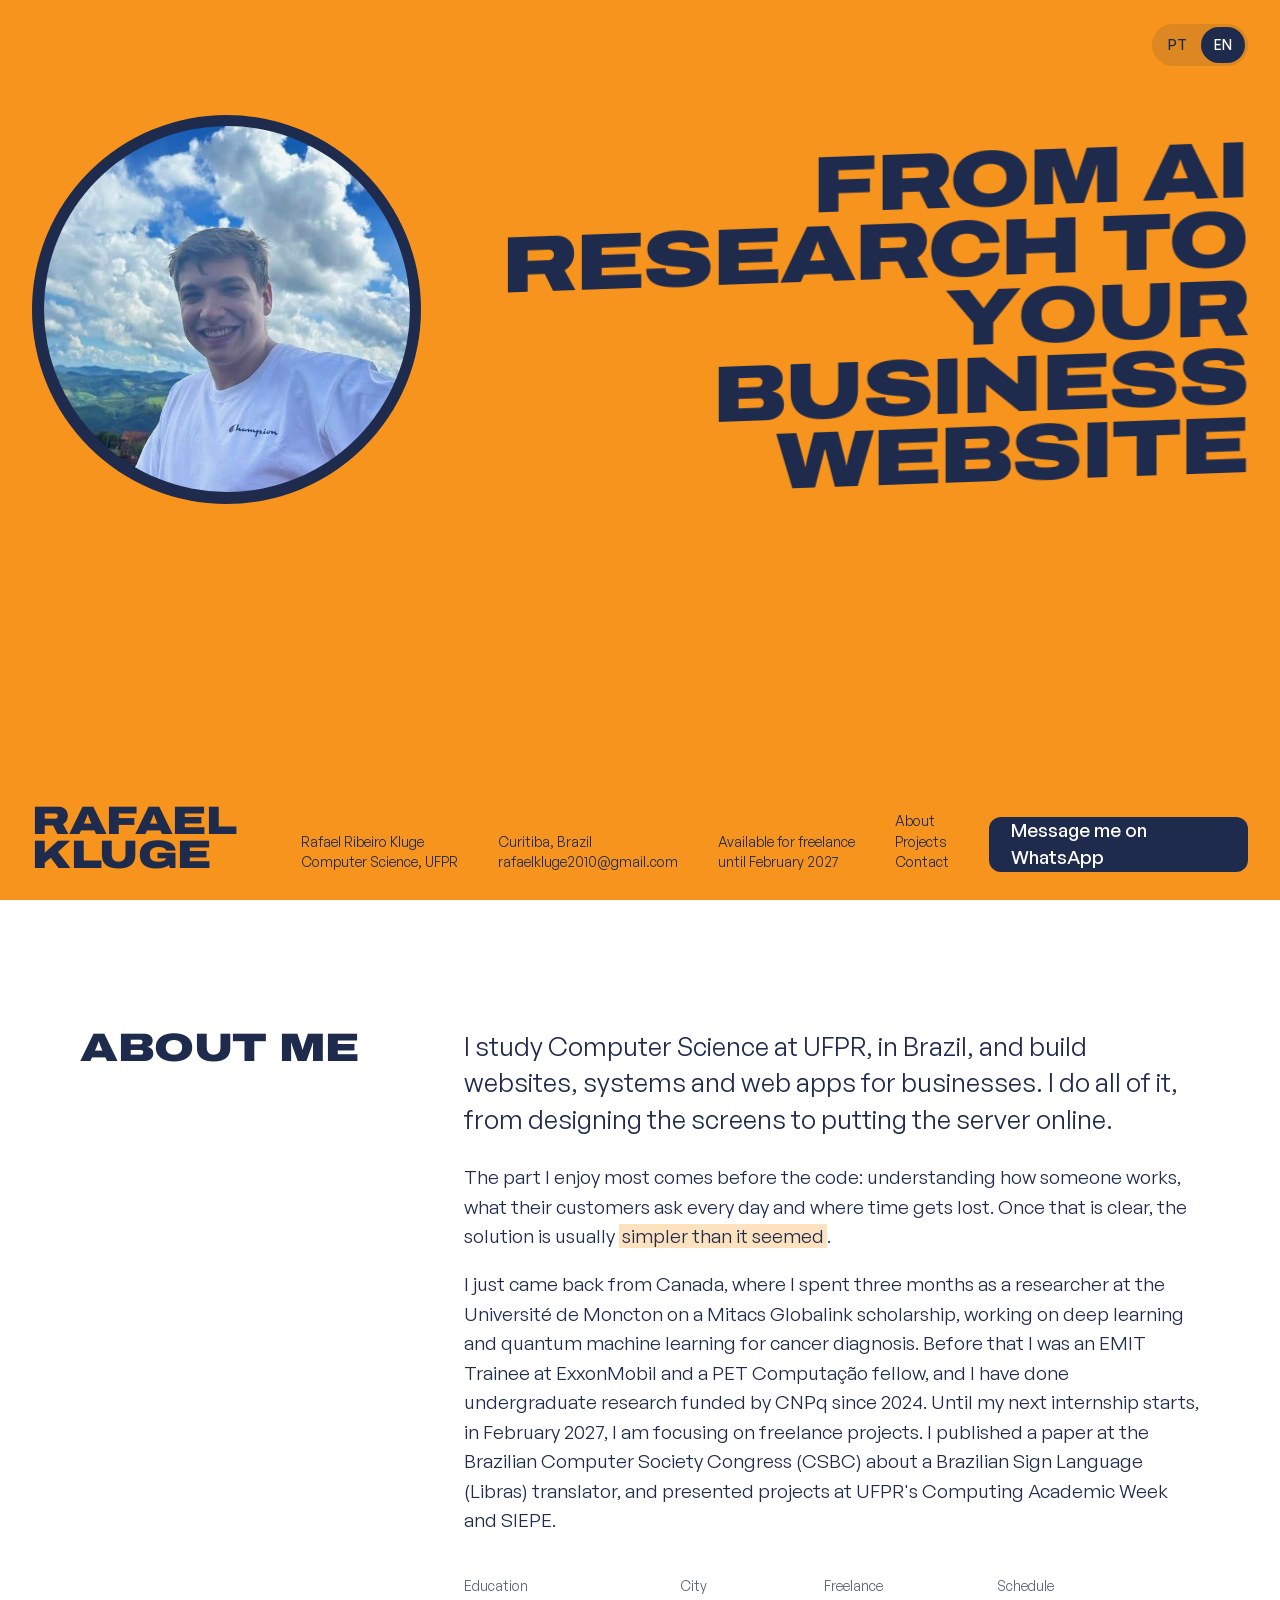
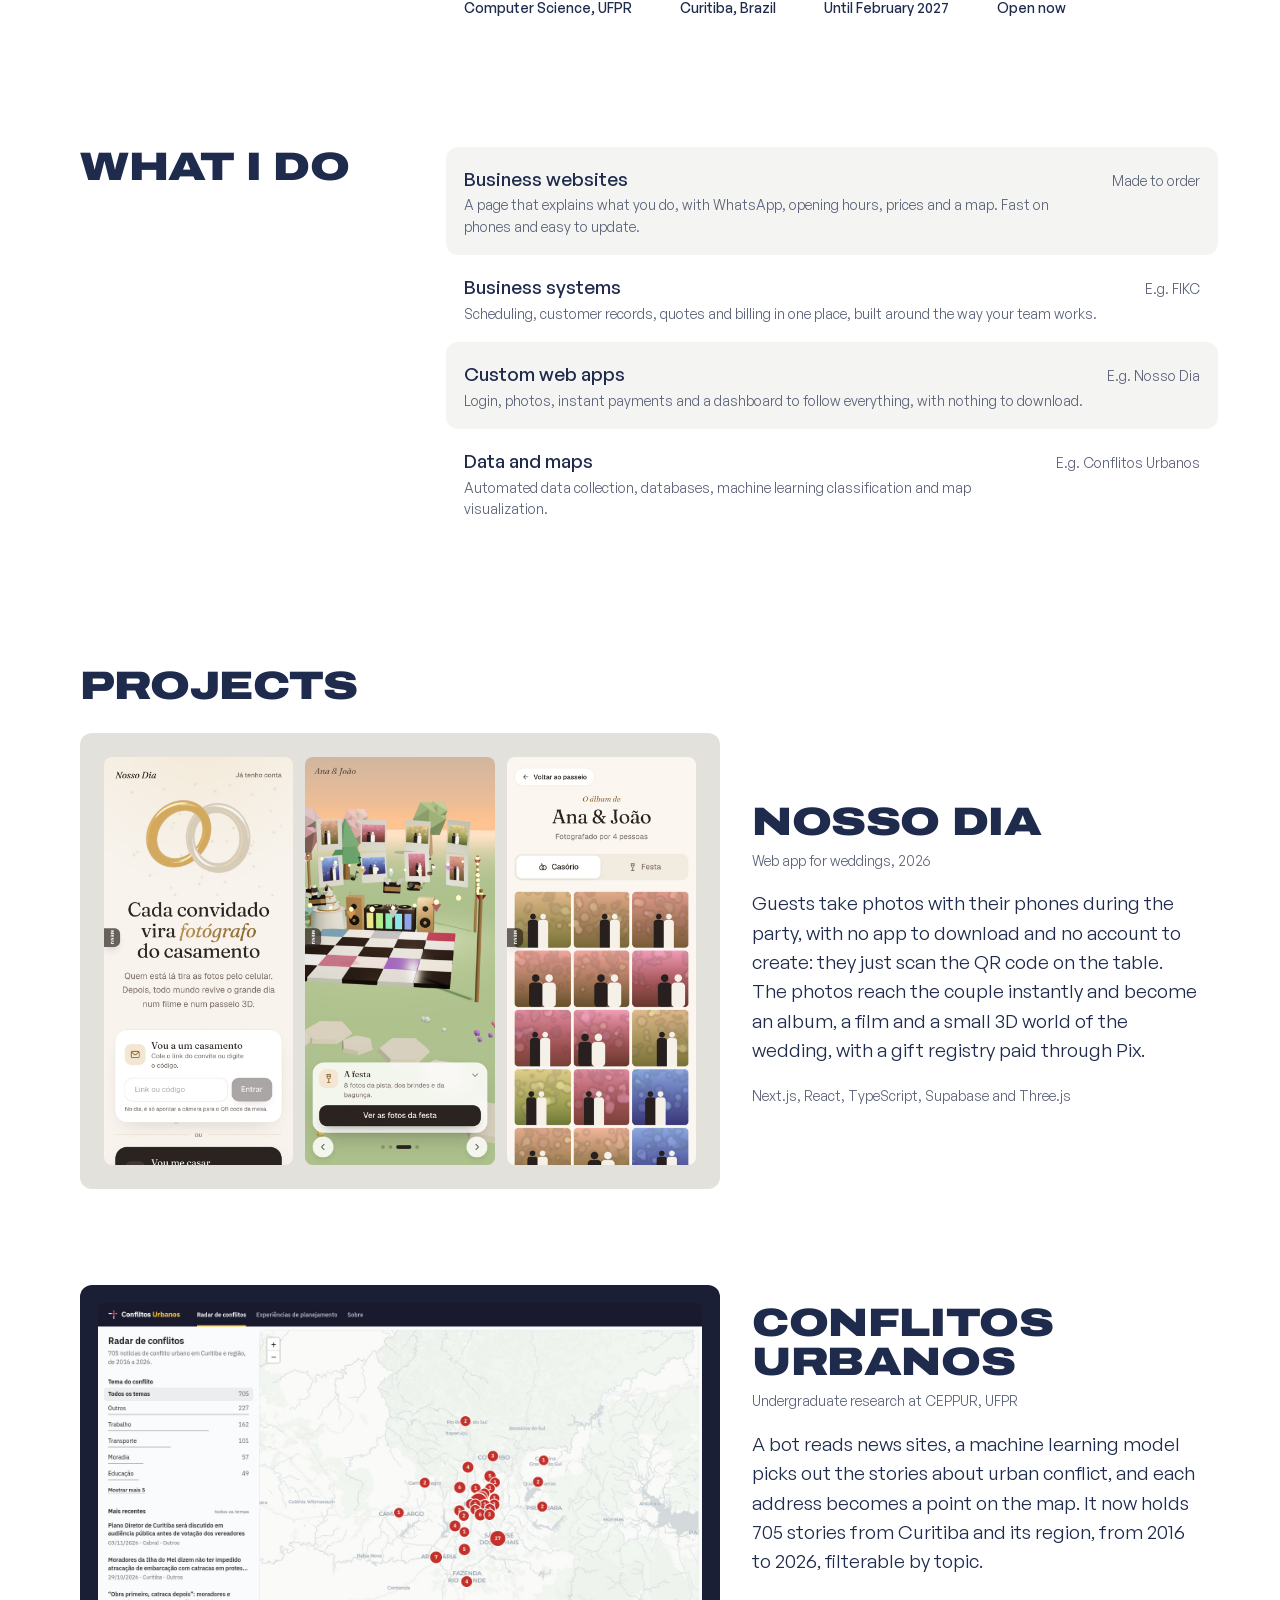
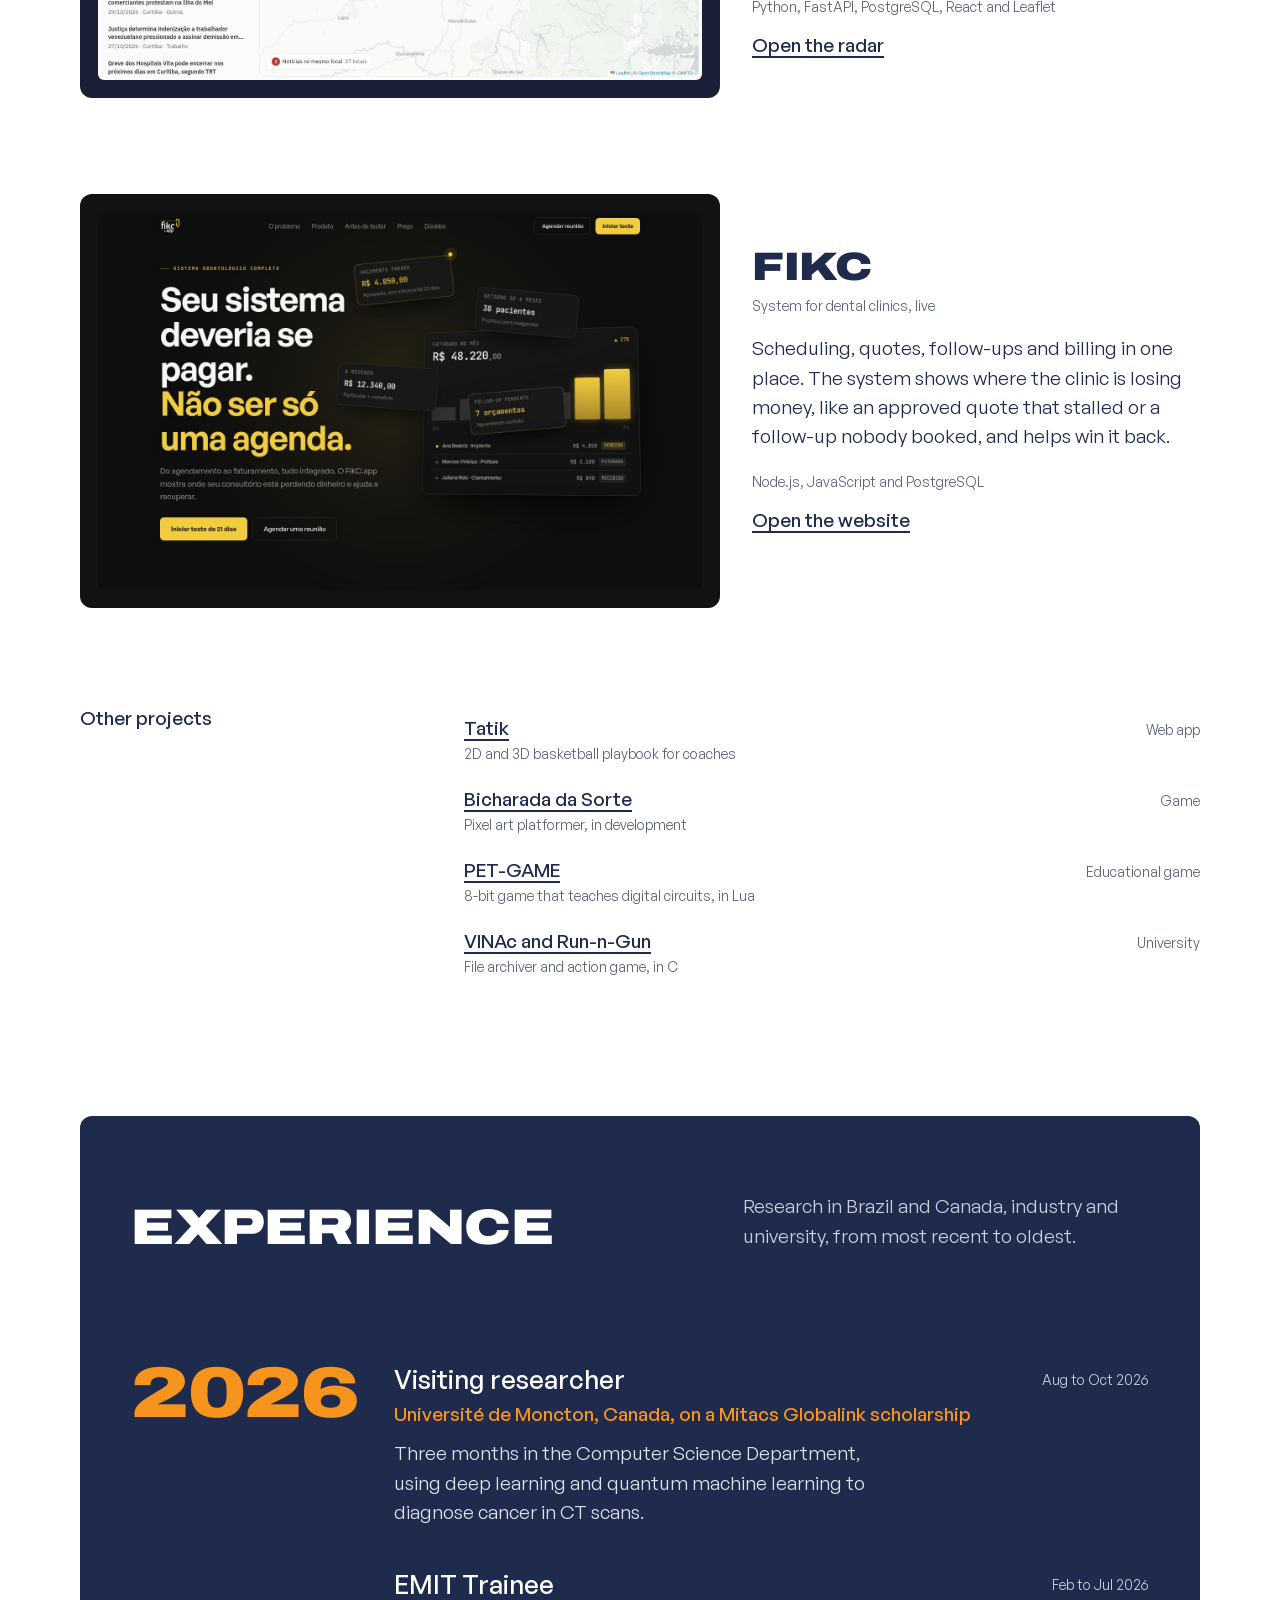
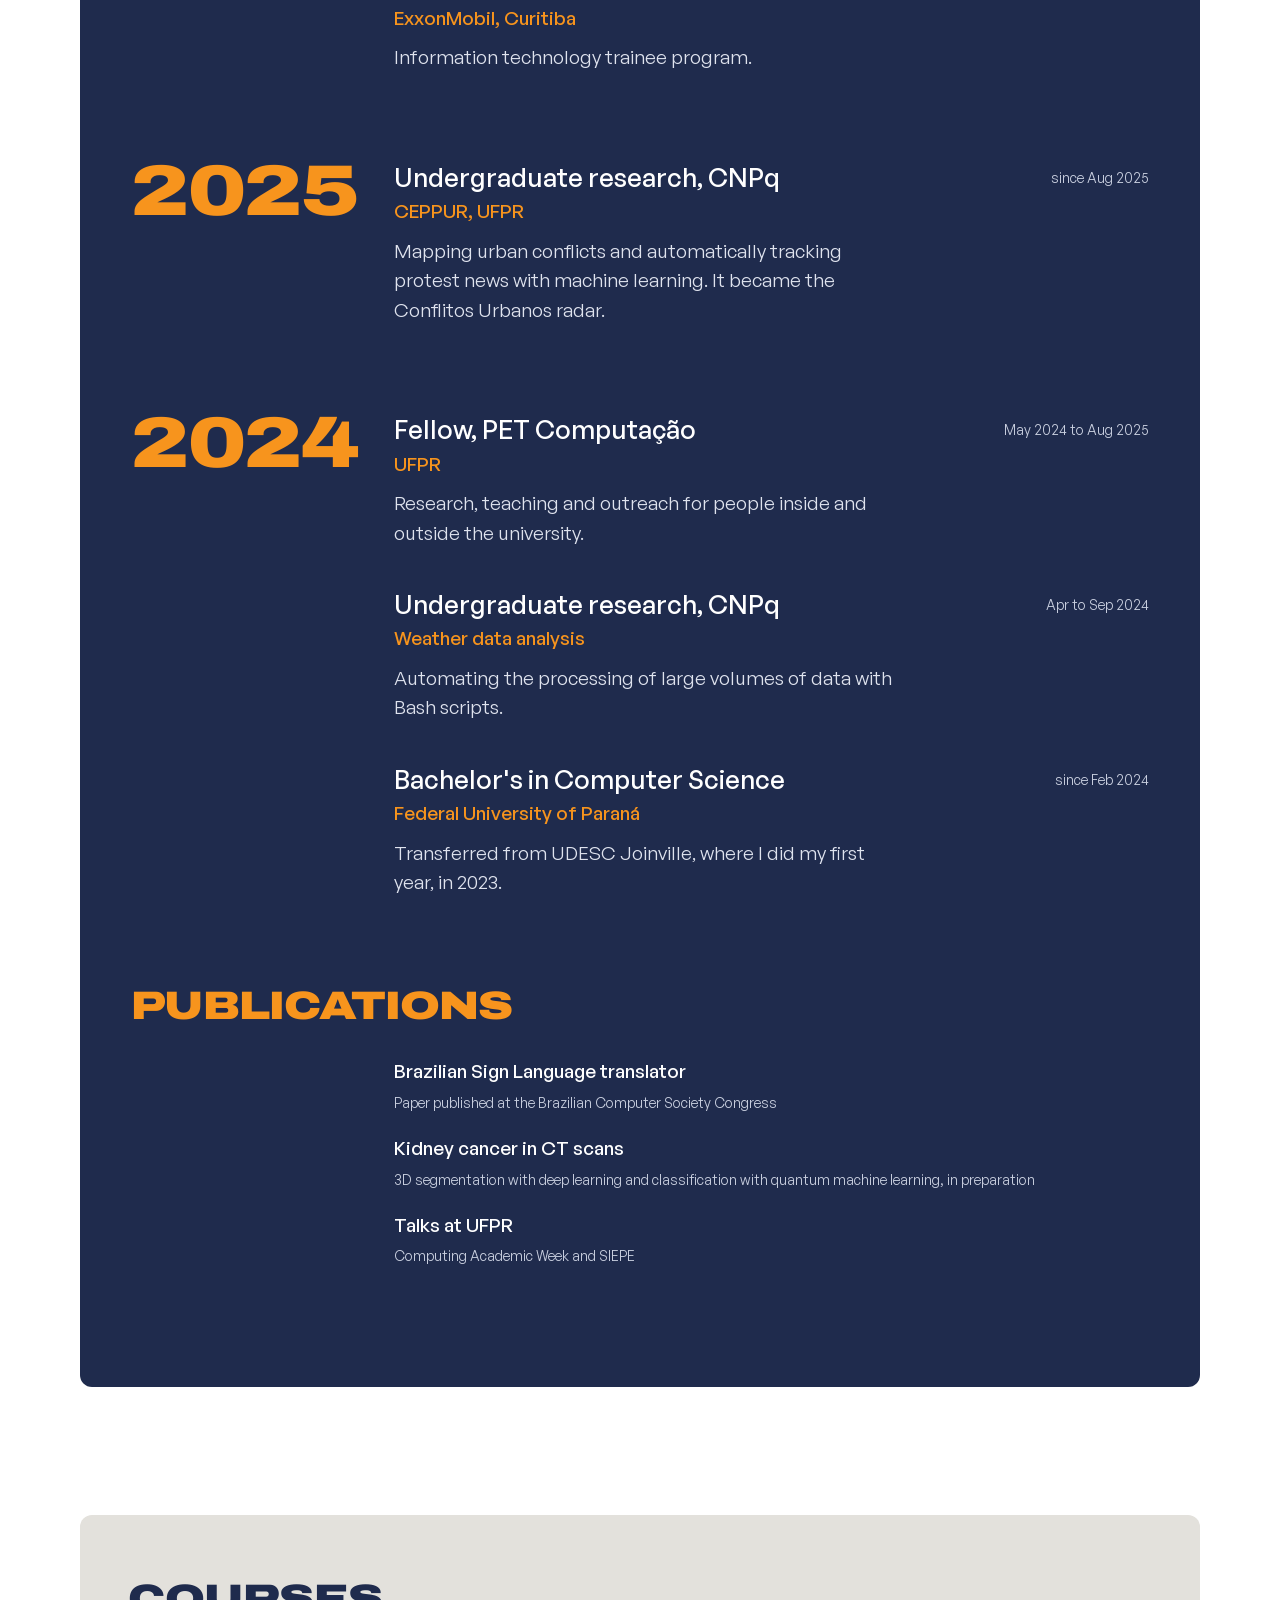
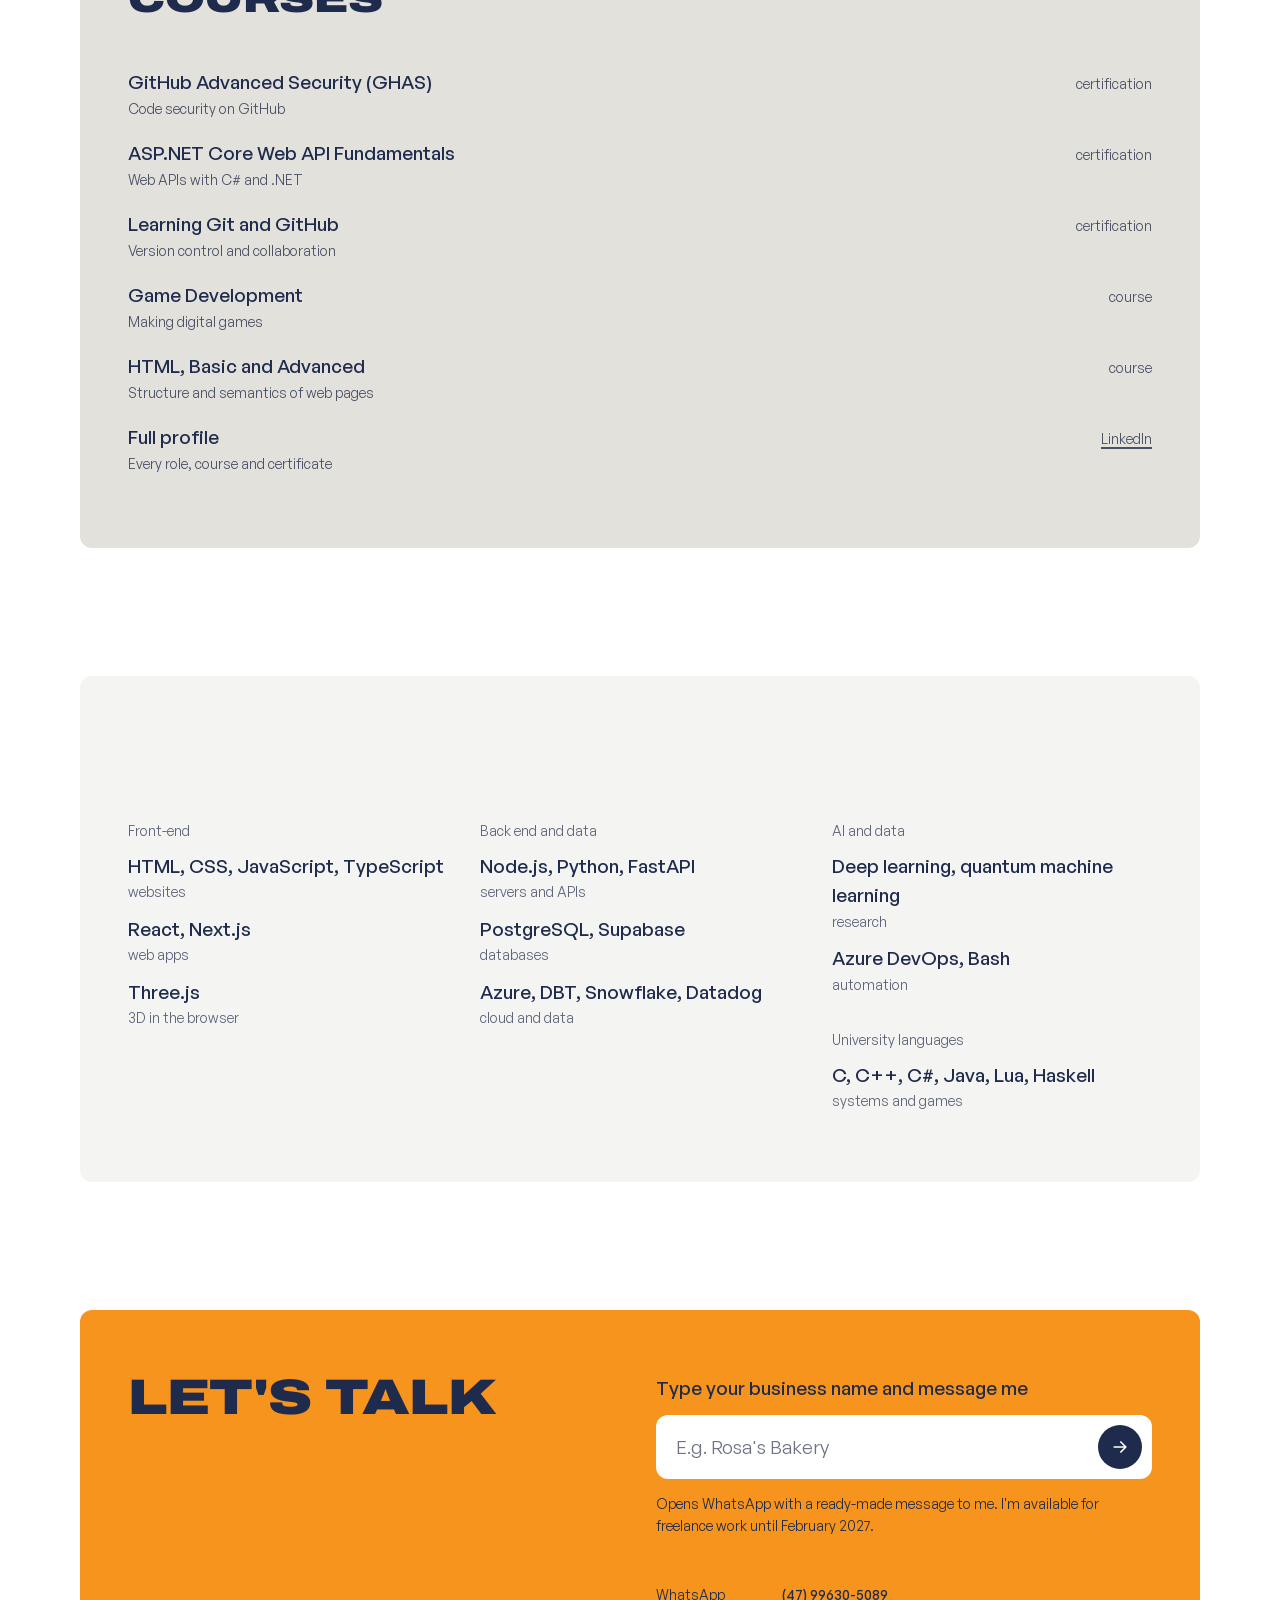
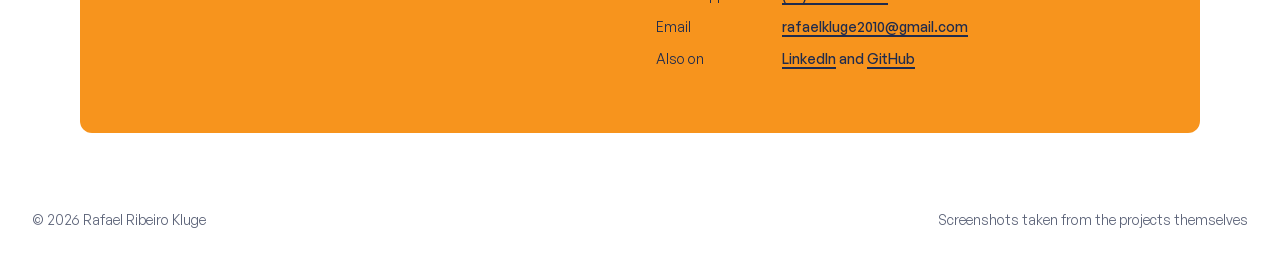
<file: index.html>
<!DOCTYPE html>
<html lang="pt-BR">
<head>
<meta charset="UTF-8">
<meta name="viewport" content="width=device-width, initial-scale=1.0">
<title>Rafael Kluge, portfólio</title>
<meta name="description" data-en-content="Portfolio of Rafael Kluge, Computer Science student at UFPR, Brazil. AI research in Brazil and Canada; websites, systems and web apps such as Nosso Dia, Conflitos Urbanos and FIKC." content="Portfólio de Rafael Kluge, estudante de Ciência da Computação na UFPR. Pesquisa em IA no Brasil e no Canadá; sites, sistemas e apps web como Nosso Dia, Conflitos Urbanos e FIKC.">
<meta property="og:title" content="Rafael Kluge, portfólio">
<meta property="og:description" data-en-content="Custom websites, systems and web apps. See my projects." content="Sites, sistemas e apps web feitos sob medida. Veja meus projetos.">
<meta property="og:image" content="assets/fikc-d.jpg">
<meta name="theme-color" content="#f7941d">
<link rel="preload" href="assets/fonts/archivo-expanded.woff2" as="font" type="font/woff2" crossorigin>
<link rel="preload" href="assets/fonts/general-sans-400.woff2" as="font" type="font/woff2" crossorigin>
<script>document.documentElement.classList.add('js')</script>
<style>
  @font-face{font-family:'Archivo';src:url('assets/fonts/archivo-expanded.woff2') format('woff2');font-weight:800 900;font-stretch:125%;font-display:swap;}
  @font-face{font-family:'General Sans';src:url('assets/fonts/general-sans-400.woff2') format('woff2');font-weight:400;font-display:swap;}
  @font-face{font-family:'General Sans';src:url('assets/fonts/general-sans-500.woff2') format('woff2');font-weight:500;font-display:swap;}

  :root{
    --bg:#ffffff;
    --surface:#f4f4f2;
    --field:#e3e1dc;
    --ink:#1f2b4d;
    --muted:#5d6479;
    --accent:#f7941d;
    --night:#1b1f35;

    --display:'Archivo', 'Arial Black', sans-serif;
    --text:'General Sans', system-ui, sans-serif;

    --step-small:clamp(0.8125rem, 0.79rem + 0.1vw, 0.875rem);
    --step-body:clamp(1.0625rem, 1rem + 0.25vw, 1.1875rem);
    --step-lead:clamp(1.25rem, 1.1rem + 0.7vw, 1.625rem);
    --step-head:clamp(1.75rem, 1.2rem + 1.6vw, 2.5rem);

    --wrap:1120px;
    --radius:12px;
    --ease:cubic-bezier(.22,1,.36,1);
  }
  *{box-sizing:border-box;}
  html{scroll-behavior:smooth;-webkit-text-size-adjust:100%;}
  body{margin:0;background:var(--bg);color:var(--ink);font-family:var(--text);font-size:var(--step-body);line-height:1.55;}
  ::selection{background:var(--ink);color:#fff;}
  img{display:block;max-width:100%;height:auto;}
  a{color:inherit;text-underline-offset:0.2em;text-decoration-thickness:1.5px;}
  :focus-visible{outline:2px solid var(--ink);outline-offset:3px;}
  p{margin:0 0 1em;}
  h1,h2,h3{margin:0;font-family:var(--display);font-weight:900;font-stretch:125%;text-transform:uppercase;letter-spacing:-0.01em;}
  .sr{position:absolute;width:1px;height:1px;overflow:hidden;clip:rect(0 0 0 0);white-space:nowrap;}

  /* =============== the index (first screen) =============== */
  .index{
    position:relative;min-height:100svh;
    background:var(--accent);color:var(--ink);
    display:grid;grid-template-columns:repeat(12,1fr);column-gap:24px;
    padding:28px 32px 28px;overflow:hidden;
  }
  .statement{
    grid-column:5 / 13;grid-row:1;margin:0;align-self:center;
    text-align:right;
    font-family:var(--display);font-weight:900;font-stretch:125%;text-transform:uppercase;
    font-size:clamp(2.4rem, 0.2rem + 6vw, 7.4rem);line-height:0.86;letter-spacing:-0.02em;
    transform:skewY(var(--skew,0deg));transform-origin:right center;will-change:transform;
  }
  .statement span{display:block;}
  .portrait{
    grid-column:1 / 5;grid-row:1;align-self:center;justify-self:start;margin:0;
    width:min(100%, 58svh, 400px);aspect-ratio:1;border-radius:50%;
    background:var(--ink);padding:clamp(8px, 0.9vw, 12px);
  }
  .portrait img{width:100%;height:100%;object-fit:cover;object-position:48% 45%;border-radius:50%;}
  .id{
    grid-column:1 / -1;grid-row:2;align-self:end;
    display:grid;grid-template-columns:auto repeat(4, auto) 1fr;gap:12px 40px;align-items:end;
    padding-top:40px;font-size:var(--step-small);line-height:1.45;
  }
  .id h1{font-size:var(--step-head);line-height:0.86;margin-right:24px;}
  .id p{margin:0;}
  .id a{text-decoration:none;}
  .id a:hover{text-decoration:underline;}
  .id .cta{justify-self:end;}
  .btn{
    display:inline-flex;align-items:center;min-height:48px;padding:0 22px;border-radius:var(--radius);
    background:var(--ink);color:#fff !important;font-weight:500;font-size:var(--step-body);text-decoration:none !important;
    transition:transform .3s var(--ease), background .2s;
  }
  .btn:hover{transform:translateY(-2px);background:#2c3b66;}
  .lang{
    position:absolute;top:24px;right:32px;z-index:2;
    display:flex;gap:2px;padding:3px;border-radius:999px;background:rgba(31,43,77,.12);
    font-size:var(--step-small);font-weight:500;
  }
  .lang button{border:0;background:none;color:var(--ink);font:inherit;min-width:44px;min-height:36px;padding:0 12px;border-radius:999px;cursor:pointer;transition:background .2s, color .2s;}
  .lang button[aria-pressed="true"]{background:var(--ink);color:#fff;}
  .lang button:not([aria-pressed="true"]):hover{background:rgba(31,43,77,.12);}
  .btn.orange{background:var(--accent);color:var(--ink) !important;}
  .btn.orange:hover{background:#ffa43a;}

  /* =============== the page below =============== */
  .col{width:min(var(--wrap), calc(100% - 64px));margin:0 auto;}
  section.sec, .col > section{padding:clamp(96px, 10vw, 140px) 0 0;}
  .sec{display:grid;grid-template-columns:repeat(12,1fr);column-gap:32px;}
  .sec > h2{grid-column:1 / 5;}
  .sec > .body{grid-column:5 / 13;min-width:0;}
  .col h2{font-size:var(--step-head);line-height:1;margin-bottom:28px;}

  .lead{font-size:var(--step-lead);line-height:1.4;}
  .mark{background:#fde2bf;padding:0 .15em;}
  .facts{display:grid;grid-template-columns:repeat(4, auto);justify-content:start;gap:8px 48px;margin:40px 0 0;font-size:var(--step-small);}
  .facts dt{color:var(--muted);}
  .facts dd{margin:0;font-weight:500;}

  .rows{list-style:none;margin:0;padding:0;}
  .rows li{display:flex;justify-content:space-between;align-items:baseline;gap:24px;padding:10px 0;}
  .rows .l{min-width:0;}
  .rows .l strong{font-weight:500;}
  .rows .l span{display:block;color:var(--muted);font-size:var(--step-small);}
  .rows .r{color:var(--muted);font-size:var(--step-small);text-align:right;white-space:nowrap;}
  .rows a{transition:color .2s;}
  .rows a:hover{color:#c96d00;}
  .services li{padding:18px 0;}
  .services li:nth-child(odd){background:var(--surface);margin:0 -18px;padding:18px;border-radius:var(--radius);}

  .proj{display:grid;grid-template-columns:repeat(12,1fr);column-gap:32px;align-items:center;margin-bottom:96px;scroll-margin-top:40px;}
  .proj .shots{grid-column:1 / 8;}
  .proj .ptext{grid-column:8 / 13;}
  .shots{display:grid;gap:12px;border-radius:var(--radius);overflow:hidden;}
  .shots.phones{grid-template-columns:repeat(3,1fr);background:var(--field);padding:24px;}
  .shots.phones img{border-radius:8px;}
  .shots.wide{background:var(--night);padding:18px;}
  .shots.wide img{border-radius:6px;}
  .shots.dark{background:#111214;padding:18px;}
  .shots.dark img{border-radius:6px;}
  .shots img{transition:transform .6s var(--ease);}
  .shots:hover img{transform:scale(1.02);}
  .proj h3{font-size:var(--step-head);line-height:1;margin-bottom:8px;}
  .proj .kind{color:var(--muted);font-size:var(--step-small);margin-bottom:18px;}
  .proj .stack{color:var(--muted);font-size:var(--step-small);}
  .textlink{font-weight:500;transition:color .2s;}
  .textlink:hover{color:#c96d00;}
  .others{display:grid;grid-template-columns:repeat(12,1fr);column-gap:32px;}
  .others h3{grid-column:1 / 5;font-family:var(--text);font-weight:500;font-stretch:100%;text-transform:none;font-size:var(--step-body);letter-spacing:0;margin-bottom:12px;}
  .others .rows{grid-column:5 / 13;}

  .exp .rows li{padding:14px 0;}
  .exp .rows .l strong{font-size:var(--step-lead);font-weight:500;line-height:1.25;}
  .group{color:var(--muted);font-size:var(--step-small);margin:0 0 4px;}
  .toolcols{display:grid;grid-template-columns:repeat(3,1fr);gap:32px;}
  .toolcols .rows li{display:block;padding:6px 0;}
  .toolcols .rows .r{display:block;text-align:left;}
  .tinted.field{background:var(--field);}
  .tinted.field .rows .l span, .tinted.field .rows .r{color:#4a5066;}
  .tinted > h2{grid-column:1 / -1 !important;margin-bottom:40px !important;}
  .tinted > .body{grid-column:1 / -1 !important;}
  .tinted{background:var(--surface);border-radius:var(--radius);padding:64px 48px !important;margin-top:clamp(96px, 10vw, 140px);}

  .contact{background:var(--accent);border-radius:var(--radius);padding:64px 48px !important;margin-top:clamp(96px, 10vw, 140px);}
  .contact > h2{grid-column:1 / 6;font-size:clamp(2rem, 1.2rem + 2.4vw, 3.25rem);line-height:0.95;}
  .contact > .body{grid-column:7 / 13;}
  .ask label{display:block;margin-bottom:12px;font-weight:500;}
  .ask .field{position:relative;max-width:520px;}
  .ask input{width:100%;height:64px;border:0;border-radius:var(--radius);background:#fff;color:var(--ink);font:inherit;padding:0 72px 0 20px;}
  .ask input::placeholder{color:#6d7286;}
  .ask input:focus{outline:2px solid var(--ink);outline-offset:-2px;}
  .ask button{position:absolute;right:10px;top:10px;width:44px;height:44px;border-radius:50%;border:0;background:var(--ink);color:#fff;cursor:pointer;display:grid;place-items:center;transition:transform .3s var(--ease);}
  .ask button:hover{transform:translateX(3px);}
  .ask-note{font-size:var(--step-small);margin:14px 0 48px;}
  .reach{display:grid;grid-template-columns:110px 1fr;gap:10px 16px;font-size:var(--step-small);margin:0;}
  .reach dd{margin:0;font-weight:500;}

  footer{margin:48px 0 0;padding:28px 32px 32px;display:flex;justify-content:space-between;gap:16px;flex-wrap:wrap;font-size:var(--step-small);color:var(--muted);}

  /* =============== experience timeline =============== */
  .xp{
    background:var(--ink);color:#fff;border-radius:var(--radius);
    margin-top:clamp(96px, 10vw, 140px);padding:clamp(48px, 6vw, 88px) clamp(24px, 4vw, 64px) !important;
  }
  .xp h2{color:#fff;font-size:clamp(2rem, 1.2rem + 2.4vw, 3.25rem);line-height:0.95;margin-bottom:16px;}
  .xp-head{display:grid;grid-template-columns:repeat(12,1fr);column-gap:32px;align-items:end;margin-bottom:72px;}
  .xp-head h2{grid-column:1 / 8;margin:0;}
  .xp-head p{grid-column:8 / 13;margin:0;color:#c9cfdf;}
  .xp-year, .xp-pubs{display:grid;grid-template-columns:repeat(12,1fr);column-gap:32px;padding:40px 0;}
  .xp-year + .xp-year, .xp-year + .xp-pubs{padding-top:48px;}
  .xp .y{
    grid-column:1 / 4;margin:0;
    font-family:var(--display);font-weight:900;font-stretch:125%;
    font-size:clamp(3rem, 1.6rem + 3.6vw, 5.5rem);line-height:0.85;letter-spacing:-0.02em;
    color:var(--accent);
  }
  .xp .y.small{grid-column:1 / -1;font-size:var(--step-head);text-transform:uppercase;line-height:1;margin-bottom:32px;}
  .xp ol, .xp ul{grid-column:4 / 13;list-style:none;margin:0;padding:0;display:grid;gap:40px;}
  .xp-year li{display:grid;grid-template-columns:1fr auto;column-gap:32px;}
  .xp-year li > *{grid-column:1;margin:0;}
  .xp-year h3{font-family:var(--text);font-stretch:100%;text-transform:none;letter-spacing:0;font-weight:500;font-size:var(--step-lead);line-height:1.25;}
  .xp .org{color:var(--accent);font-weight:500;margin:4px 0 10px;}
  .xp-year li p:not(.org):not(.when){color:#dfe3ee;max-width:46ch;}
  .xp .when{grid-column:2 !important;grid-row:1;color:#c9cfdf;font-size:var(--step-small);white-space:nowrap;padding-top:6px;}
  .xp-pubs ul{gap:18px;}
  .xp-pubs li strong{display:block;font-weight:500;}
  .xp-pubs li span{color:#c9cfdf;font-size:var(--step-small);}
  /* =============== motion =============== */
  @media (prefers-reduced-motion:no-preference){
    .js .statement span{opacity:0;transform:translateY(40px);animation:rise 900ms var(--ease) forwards;animation-delay:calc(var(--i) * 70ms + 100ms);}
    .js .id{opacity:0;animation:fade 700ms var(--ease) 700ms forwards;}
    .js [data-reveal]{opacity:0;transform:translateY(18px);transition:opacity .8s var(--ease), transform 1s var(--ease);transition-delay:calc(var(--d,0) * 80ms);}
    .js [data-reveal].in{opacity:1;transform:none;}
  }
  @keyframes rise{to{opacity:1;transform:none;}}
  @keyframes fade{to{opacity:1;}}

  @media (max-width: 1180px){
    .id{grid-template-columns:1fr 1fr;}
    .id h1{grid-column:1 / -1;margin-bottom:12px;}
    .id .cta{grid-column:1 / -1;justify-self:start;margin-top:12px;}
  }
  /* =============== tablet =============== */
  @media (max-width: 1000px){
    .statement{grid-column:1 / -1;grid-row:2;text-align:left;padding-top:32px;}
    .portrait{grid-column:1 / 7;grid-row:1;}
    .id{grid-row:3;}
    .id{grid-template-columns:1fr 1fr;}
    .id h1{grid-column:1 / -1;margin-bottom:12px;}
    .id .cta{grid-column:1 / -1;justify-self:start;margin-top:12px;}
    .sec > h2, .sec > .body, .contact > h2, .contact > .body{grid-column:1 / -1;}
    .proj .shots, .proj .ptext{grid-column:1 / -1;}
    .proj .shots{margin-bottom:24px;}
    .others h3, .others .rows{grid-column:1 / -1;}
    .facts{grid-template-columns:1fr 1fr;gap:12px 24px;}
    .xp-head h2, .xp-head p, .xp .y, .xp ol, .xp ul{grid-column:1 / -1;}
    .xp-head p{margin-top:16px;}
    .xp .y{margin-bottom:24px;}
  }
  /* =============== phone =============== */
  @media (max-width: 640px){
    .index{padding:20px;}
    .lang{top:16px;right:20px;}
    .statement{font-size:8.6vw;padding-top:24px;}
    .portrait{grid-column:1 / 8;width:min(100%, 220px);}
    .id h1{order:0;}
    .id .cta{order:1;margin:4px 0 8px;}
    .id p{order:2;}
    .index{column-gap:12px;}
    .id{grid-template-columns:1fr;gap:14px;}
    .col{width:calc(100% - 40px);}
    .sec, .proj, .others{display:block;}
    .shots.phones{padding:14px;gap:8px;}
    .shots.wide, .shots.dark{padding:10px;}
    .rows li{flex-direction:column;gap:2px;}
    .rows .r{text-align:left;white-space:normal;}
    .services li:nth-child(odd){margin:0 -14px;padding:18px 14px;}
    .toolcols{grid-template-columns:1fr;gap:24px;}
    .tinted, .contact{padding:40px 20px !important;}
    .xp-head, .xp-year, .xp-pubs{display:block;}
    .xp-year li{grid-template-columns:1fr;}
    .xp .when{grid-column:1 !important;grid-row:auto;padding:0;order:-1;margin-bottom:4px !important;}
    .reach{grid-template-columns:1fr;gap:2px;}
    .reach dd{margin-bottom:14px;}
    footer{padding:28px 20px;}
  }
</style>
</head>
<body>

<!-- =============== primeira tela: índice dos projetos =============== -->
<header class="index">
  <div class="lang" role="group" aria-label="Idioma / Language">
    <button type="button" data-lang="pt" lang="pt-BR" aria-pressed="true">PT</button>
    <button type="button" data-lang="en" lang="en" aria-pressed="false">EN</button>
  </div>
  <figure class="portrait">
    <img src="assets/rafael.jpg" width="640" height="640" data-en-alt="Rafael Kluge smiling in a white T-shirt, with mountains and blue sky behind him" alt="Rafael Kluge sorrindo, de camiseta branca, com montanhas e céu azul ao fundo">
  </figure>

  <p class="statement" data-en-aria-label="From AI research to your business website" aria-label="Da pesquisa em IA ao site do seu negócio">
    <span style="--i:0" data-en="From AI">Da pesquisa</span>
    <span style="--i:1" data-en="research to">em IA ao</span>
    <span style="--i:2" data-en="your business">site do seu</span>
    <span style="--i:3" data-en="website">negócio</span>
  </p>

  <div class="id">
    <h1>Rafael<br>Kluge</h1>
    <p data-en="Rafael Ribeiro Kluge&lt;br&gt;Computer Science, UFPR">Rafael Ribeiro Kluge<br>Ciência da Computação, UFPR</p>
    <p data-en="Curitiba, Brazil&lt;br&gt;&lt;a href=&quot;mailto:rafaelkluge2010@gmail.com&quot;&gt;rafaelkluge2010@gmail.com&lt;/a&gt;">Curitiba, PR<br><a href="mailto:rafaelkluge2010@gmail.com">rafaelkluge2010@gmail.com</a></p>
    <p data-en="Available for freelance&lt;br&gt;until February 2027">Livre para freelances<br>até fevereiro de 2027</p>
    <p><a href="#sobre" data-en="About">Sobre mim</a><br><a href="#projetos" data-en="Projects">Projetos</a><br><a href="#contato" data-en="Contact">Contato</a></p>
    <div class="cta"><a class="btn" data-en-href="https://wa.me/5547996305089?text=Hi%20Rafael%2C%20I%20saw%20your%20portfolio%20and%20would%20like%20to%20talk%20about%20a%20project." href="https://wa.me/5547996305089?text=Oi%20Rafael%2C%20vi%20seu%20portf%C3%B3lio%20e%20quero%20conversar%20sobre%20um%20projeto." target="_blank" rel="noopener" data-en="Message me on WhatsApp">Conversar no WhatsApp</a></div>
  </div>
</header>

<main class="col">

  <section id="sobre" class="sec" data-en-aria-label="About me" aria-label="Sobre mim">
    <h2 data-reveal data-en="About me">Sobre mim</h2>
    <div class="body">
      <p class="lead" data-reveal style="--d:1" data-en="I study Computer Science at UFPR, in Brazil, and build websites, systems and web apps for businesses. I do all of it, from designing the screens to putting the server online.">Estudo Ciência da Computação na UFPR e crio sites, sistemas e apps web para negócios. Faço tudo, do desenho das telas ao servidor no ar.</p>
      <p data-reveal style="--d:2" data-en="The part I enjoy most comes before the code: understanding how someone works, what their customers ask every day and where time gets lost. Once that is clear, the solution is usually &lt;span class=&quot;mark&quot;&gt;simpler than it seemed&lt;/span&gt;.">Gosto mais da parte que vem antes do código: entender como alguém trabalha, o que os clientes dele perguntam todo dia e onde o tempo se perde. Quando isso fica claro, a solução costuma ser <span class="mark">mais simples do que parecia</span>.</p>
      <p data-reveal style="--d:3" data-en="I just came back from Canada, where I spent three months as a researcher at the Université de Moncton on a Mitacs Globalink scholarship, working on deep learning and quantum machine learning for cancer diagnosis. Before that I was an EMIT Trainee at ExxonMobil and a PET Computação fellow, and I have done undergraduate research funded by CNPq since 2024. Until my next internship starts, in February 2027, I am focusing on freelance projects. I published a paper at the Brazilian Computer Society Congress (CSBC) about a Brazilian Sign Language (Libras) translator, and presented projects at UFPR&#x27;s Computing Academic Week and SIEPE.">Acabei de voltar do Canadá, onde passei três meses como pesquisador na Université de Moncton, com bolsa Mitacs Globalink, trabalhando com deep learning e machine learning quântico aplicados ao diagnóstico de câncer. Antes fui EMIT Trainee na ExxonMobil e bolsista do PET Computação, e faço iniciação científica pelo CNPq desde 2024. Até começar meu próximo estágio, em fevereiro de 2027, estou me dedicando a projetos freelance. Publiquei um artigo no Congresso da Sociedade Brasileira de Computação, sobre um tradutor de Libras, e apresentei projetos na Semana Acadêmica de Computação e Informática e na SIEPE da UFPR.</p>
      <dl class="facts" data-reveal style="--d:4">
        <div><dt data-en="Education">Formação</dt><dd data-en="Computer Science, UFPR">Ciência da Computação, UFPR</dd></div>
        <div><dt data-en="City">Cidade</dt><dd data-en="Curitiba, Brazil">Curitiba, PR</dd></div>
        <div><dt data-en="Freelance">Freelances</dt><dd data-en="Until February 2027">Até fevereiro de 2027</dd></div>
        <div><dt data-en="Schedule">Agenda</dt><dd data-en="Open now">Aberta agora</dd></div>
      </dl>
    </div>
  </section>

  <section id="servicos" class="sec" data-en-aria-label="What I do" aria-label="O que eu faço">
    <h2 data-reveal data-en="What I do">O que eu faço</h2>
    <div class="body">
      <ul class="rows services">
        <li data-reveal style="--d:1"><div class="l"><strong data-en="Business websites">Sites para negócios</strong><span data-en="A page that explains what you do, with WhatsApp, opening hours, prices and a map. Fast on phones and easy to update.">Página que explica o que você faz, com WhatsApp, horários, preços e mapa. Rápida no celular e fácil de atualizar.</span></div><div class="r" data-en="Made to order">Sob encomenda</div></li>
        <li data-reveal style="--d:2"><div class="l"><strong data-en="Business systems">Sistemas para empresas</strong><span data-en="Scheduling, customer records, quotes and billing in one place, built around the way your team works.">Agenda, cadastro de clientes, orçamentos e faturamento num lugar só, feitos para o jeito como a sua equipe trabalha.</span></div><div class="r" data-en="E.g. FIKC">Ex.: FIKC</div></li>
        <li data-reveal style="--d:3"><div class="l"><strong data-en="Custom web apps">Apps web sob medida</strong><span data-en="Login, photos, instant payments and a dashboard to follow everything, with nothing to download.">Login, fotos, pagamento por Pix e um painel para você acompanhar tudo, sem precisar baixar nada.</span></div><div class="r" data-en="E.g. Nosso Dia">Ex.: Nosso Dia</div></li>
        <li data-reveal style="--d:4"><div class="l"><strong data-en="Data and maps">Dados e mapas</strong><span data-en="Automated data collection, databases, machine learning classification and map visualization.">Coleta automática, banco de dados, classificação com machine learning e visualização em mapa.</span></div><div class="r" data-en="E.g. Conflitos Urbanos">Ex.: Conflitos Urbanos</div></li>
      </ul>
    </div>
  </section>

  <section id="projetos" data-en-aria-label="Projects" aria-label="Projetos">
    <h2 data-reveal data-en="Projects">Projetos</h2>

    <article class="proj" id="nosso-dia">
      <div class="shots phones" data-reveal>
        <img src="assets/nd-home-m.jpg" width="640" height="1376" loading="lazy" data-en-alt="Nosso Dia on a phone: golden rings and the title Every guest becomes a wedding photographer" alt="Nosso Dia no celular: alianças douradas e o título Cada convidado vira fotógrafo do casamento">
        <img src="assets/nd-walk2.jpg" width="640" height="1376" loading="lazy" data-en-alt="3D world of the party with a dance floor, a cake and hanging polaroids" alt="Mundo 3D da festa com pista de dança, bolo e polaroides penduradas">
        <img src="assets/nd-album2.jpg" width="640" height="1376" loading="lazy" data-en-alt="Ana and João&#x27;s album with Ceremony and Party tabs and a photo grid" alt="Álbum de Ana e João com abas Casório e Festa e uma grade de fotos">
      </div>
      <div class="ptext">
        <h3 data-reveal>Nosso Dia</h3>
        <p class="kind" data-reveal data-en="Web app for weddings, 2026">App web para casamentos, 2026</p>
        <p data-reveal style="--d:1" data-en="Guests take photos with their phones during the party, with no app to download and no account to create: they just scan the QR code on the table. The photos reach the couple instantly and become an album, a film and a small 3D world of the wedding, with a gift registry paid through Pix.">Os convidados tiram fotos pelo celular durante a festa, sem baixar app nem criar conta: basta o QR code da mesa. As fotos chegam ao casal na hora e viram álbum, filme e um pequeno mundo 3D do casamento, com lista de presentes paga por Pix.</p>
        <p class="stack" data-reveal style="--d:2" data-en="Next.js, React, TypeScript, Supabase and Three.js">Next.js, React, TypeScript, Supabase e Three.js</p>
      </div>
    </article>

    <article class="proj" id="conflitos">
      <div class="shots wide" data-reveal>
        <img src="assets/cu-radar.jpg" width="1440" height="900" loading="lazy" data-en-alt="Conflict radar: list of topics next to a map of Curitiba with red markers" alt="Radar de conflitos: lista de temas ao lado do mapa de Curitiba com marcadores vermelhos">
      </div>
      <div class="ptext">
        <h3 data-reveal>Conflitos Urbanos</h3>
        <p class="kind" data-reveal data-en="Undergraduate research at CEPPUR, UFPR">Iniciação científica no CEPPUR, UFPR</p>
        <p data-reveal style="--d:1" data-en="A bot reads news sites, a machine learning model picks out the stories about urban conflict, and each address becomes a point on the map. It now holds 705 stories from Curitiba and its region, from 2016 to 2026, filterable by topic.">Um robô lê portais de notícia, um modelo de machine learning separa as que falam de conflito urbano e o endereço vira um ponto no mapa. Hoje são 705 notícias de Curitiba e região, de 2016 a 2026, filtráveis por tema.</p>
        <p class="stack" data-reveal style="--d:2" data-en="Python, FastAPI, PostgreSQL, React and Leaflet">Python, FastAPI, PostgreSQL, React e Leaflet</p>
        <p data-reveal style="--d:3"><a class="textlink" href="https://conflitos-urbanos.pages.dev" target="_blank" rel="noopener" data-en="Open the radar">Abrir o radar</a></p>
      </div>
    </article>

    <article class="proj" id="fikc">
      <div class="shots dark" data-reveal>
        <img src="assets/fikc-d.jpg" width="1440" height="900" loading="lazy" data-en-alt="FIKC page: Your system should pay for itself, not just be a calendar, with a billing and quotes dashboard" alt="Página do FIKC: Seu sistema deveria se pagar, não ser só uma agenda, com painel de faturamento e orçamentos">
      </div>
      <div class="ptext">
        <h3 data-reveal>FIKC</h3>
        <p class="kind" data-reveal data-en="System for dental clinics, live">Sistema para consultórios odontológicos, no ar</p>
        <p data-reveal style="--d:1" data-en="Scheduling, quotes, follow-ups and billing in one place. The system shows where the clinic is losing money, like an approved quote that stalled or a follow-up nobody booked, and helps win it back.">Agenda, orçamentos, retornos e faturamento num lugar só. O sistema mostra onde o consultório está perdendo dinheiro, como o orçamento aprovado que parou ou o retorno que ninguém chamou, e ajuda a recuperar.</p>
        <p class="stack" data-reveal style="--d:2" data-en="Node.js, JavaScript and PostgreSQL">Node.js, JavaScript e PostgreSQL</p>
        <p data-reveal style="--d:3"><a class="textlink" href="https://www.fikcsolutions.com.br" target="_blank" rel="noopener" data-en="Open the website">Abrir o site</a></p>
      </div>
    </article>

    <div class="others" id="outros">
      <h3 data-reveal data-en="Other projects">Outros projetos</h3>
      <ul class="rows">
        <li data-reveal><div class="l"><strong><a href="https://github.com/rafaklugee/tatik" target="_blank" rel="noopener">Tatik</a></strong><span data-en="2D and 3D basketball playbook for coaches">Prancheta de basquete em 2D e 3D para técnicos</span></div><div class="r" data-en="Web app">App web</div></li>
        <li data-reveal><div class="l"><strong><a href="https://github.com/rafaklugee/bicharada-da-sorte" target="_blank" rel="noopener">Bicharada da Sorte</a></strong><span data-en="Pixel art platformer, in development">Jogo de plataforma em pixel art, em desenvolvimento</span></div><div class="r" data-en="Game">Jogo</div></li>
        <li data-reveal><div class="l"><strong><a href="https://github.com/rafaklugee/PET-GAME" target="_blank" rel="noopener">PET-GAME</a></strong><span data-en="8-bit game that teaches digital circuits, in Lua">Jogo 8-bit que ensina circuitos digitais, em Lua</span></div><div class="r" data-en="Educational game">Jogo didático</div></li>
        <li data-reveal><div class="l"><strong><a href="https://github.com/rafaklugee/prog2" target="_blank" rel="noopener" data-en="VINAc and Run-n-Gun">VINAc e Run-n-Gun</a></strong><span data-en="File archiver and action game, in C">Compactador de arquivos e jogo de ação, em C</span></div><div class="r" data-en="University">Faculdade</div></li>
      </ul>
    </div>
  </section>

  <section id="experiencia" class="xp" aria-labelledby="xp-title">
    <div class="xp-head">
      <h2 id="xp-title" data-reveal data-en="Experience">Experiência</h2>
      <p data-reveal style="--d:1" data-en="Research in Brazil and Canada, industry and university, from most recent to oldest.">Pesquisa no Brasil e no Canadá, indústria e universidade, do mais recente ao mais antigo.</p>
    </div>

    <div class="xp-year">
      <p class="y" data-reveal>2026</p>
      <ol>
        <li data-reveal style="--d:1">
          <h3 data-en="Visiting researcher">Pesquisador visitante</h3>
          <p class="org" data-en="Université de Moncton, Canada, on a Mitacs Globalink scholarship">Université de Moncton, Canadá, com bolsa Mitacs Globalink</p>
          <p data-en="Three months in the Computer Science Department, using deep learning and quantum machine learning to diagnose cancer in CT scans.">Três meses no Departamento de Informática, com deep learning e machine learning quântico para o diagnóstico de câncer em tomografias.</p>
          <p class="when" data-en="Aug to Oct 2026">ago. a out. 2026</p>
        </li>
        <li data-reveal style="--d:2">
          <h3>EMIT Trainee</h3>
          <p class="org">ExxonMobil, Curitiba</p>
          <p data-en="Information technology trainee program.">Programa de trainee em tecnologia da informação.</p>
          <p class="when" data-en="Feb to Jul 2026">fev. a jul. 2026</p>
        </li>
      </ol>
    </div>

    <div class="xp-year">
      <p class="y" data-reveal>2025</p>
      <ol>
        <li data-reveal style="--d:1">
          <h3 data-en="Undergraduate research, CNPq">Iniciação científica, CNPq</h3>
          <p class="org">CEPPUR, UFPR</p>
          <p data-en="Mapping urban conflicts and automatically tracking protest news with machine learning. It became the Conflitos Urbanos radar.">Mapeamento de conflitos urbanos e rastreamento automático de notícias de protesto com machine learning. Virou o radar Conflitos Urbanos.</p>
          <p class="when" data-en="since Aug 2025">desde ago. 2025</p>
        </li>
      </ol>
    </div>

    <div class="xp-year">
      <p class="y" data-reveal>2024</p>
      <ol>
        <li data-reveal style="--d:1">
          <h3 data-en="Fellow, PET Computação">Bolsista, PET Computação</h3>
          <p class="org">UFPR</p>
          <p data-en="Research, teaching and outreach for people inside and outside the university.">Pesquisa, ensino e extensão para a comunidade de dentro e de fora da universidade.</p>
          <p class="when" data-en="May 2024 to Aug 2025">mai. 2024 a ago. 2025</p>
        </li>
        <li data-reveal style="--d:2">
          <h3 data-en="Undergraduate research, CNPq">Iniciação científica, CNPq</h3>
          <p class="org" data-en="Weather data analysis">Análise de dados meteorológicos</p>
          <p data-en="Automating the processing of large volumes of data with Bash scripts.">Automação do processamento de grandes volumes de dados com scripts em Bash.</p>
          <p class="when" data-en="Apr to Sep 2024">abr. a set. 2024</p>
        </li>
        <li data-reveal style="--d:3">
          <h3 data-en="Bachelor&#x27;s in Computer Science">Bacharelado em Ciência da Computação</h3>
          <p class="org" data-en="Federal University of Paraná">Universidade Federal do Paraná</p>
          <p data-en="Transferred from UDESC Joinville, where I did my first year, in 2023.">Transferido da UDESC Joinville, onde cursei o primeiro ano, em 2023.</p>
          <p class="when" data-en="since Feb 2024">desde fev. 2024</p>
        </li>
      </ol>
    </div>

    <div class="xp-pubs">
      <p class="y small" data-reveal data-en="Publications">Publicações</p>
      <ul>
        <li data-reveal style="--d:1"><strong data-en="Brazilian Sign Language translator">Tradutor de Libras</strong><span data-en="Paper published at the Brazilian Computer Society Congress">Artigo publicado no Congresso da Sociedade Brasileira de Computação</span></li>
        <li data-reveal style="--d:2"><strong data-en="Kidney cancer in CT scans">Câncer de rim em tomografia</strong><span data-en="3D segmentation with deep learning and classification with quantum machine learning, in preparation">Segmentação 3D com deep learning e classificação com machine learning quântico, em preparação</span></li>
        <li data-reveal style="--d:3"><strong data-en="Talks at UFPR">Palestras na UFPR</strong><span data-en="Computing Academic Week and SIEPE">Semana Acadêmica de Computação e Informática e SIEPE</span></li>
      </ul>
    </div>
  </section>

  <section id="cursos" class="sec tinted field" data-en-aria-label="Courses and certifications" aria-label="Cursos e certificações">
    <h2 data-reveal data-en="Courses">Cursos</h2>
    <div class="body">
      <ul class="rows">
        <li data-reveal><div class="l"><strong>GitHub Advanced Security (GHAS)</strong><span data-en="Code security on GitHub">Segurança de código no GitHub</span></div><div class="r" data-en="certification">certificação</div></li>
        <li data-reveal><div class="l"><strong>ASP.NET Core Web API Fundamentals</strong><span data-en="Web APIs with C# and .NET">APIs web com C# e .NET</span></div><div class="r" data-en="certification">certificação</div></li>
        <li data-reveal><div class="l"><strong>Learning Git and GitHub</strong><span data-en="Version control and collaboration">Versionamento e colaboração</span></div><div class="r" data-en="certification">certificação</div></li>
        <li data-reveal><div class="l"><strong data-en="Game Development">Desenvolvimento de Jogos</strong><span data-en="Making digital games">Criação de jogos digitais</span></div><div class="r" data-en="course">curso</div></li>
        <li data-reveal><div class="l"><strong data-en="HTML, Basic and Advanced">HTML Básico e Avançado</strong><span data-en="Structure and semantics of web pages">Estrutura e semântica de páginas web</span></div><div class="r" data-en="course">curso</div></li>
        <li data-reveal><div class="l"><strong data-en="Full profile">Perfil completo</strong><span data-en="Every role, course and certificate">Todos os cargos, cursos e certificados</span></div><div class="r"><a href="https://www.linkedin.com/in/rafaelribeirokluge/" target="_blank" rel="noopener">LinkedIn</a></div></li>
      </ul>
    </div>
  </section>

  <section id="ferramentas" class="sec tinted" data-en-aria-label="Tools" aria-label="Ferramentas">
    <h2 data-reveal data-en="Tools">Ferramentas</h2>
    <div class="body toolcols">
      <div><p class="group" data-reveal>Front-end</p>
      <ul class="rows">
        <li data-reveal><div class="l"><strong>HTML, CSS, JavaScript, TypeScript</strong></div><div class="r" data-en="websites">sites</div></li>
        <li data-reveal><div class="l"><strong>React, Next.js</strong></div><div class="r" data-en="web apps">apps web</div></li>
        <li data-reveal><div class="l"><strong>Three.js</strong></div><div class="r" data-en="3D in the browser">3D no navegador</div></li>
      </ul></div>
      <div><p class="group" data-reveal data-en="Back end and data">Back-end e dados</p>
      <ul class="rows">
        <li data-reveal><div class="l"><strong>Node.js, Python, FastAPI</strong></div><div class="r" data-en="servers and APIs">servidores e APIs</div></li>
        <li data-reveal><div class="l"><strong>PostgreSQL, Supabase</strong></div><div class="r" data-en="databases">bancos de dados</div></li>
        <li data-reveal><div class="l"><strong>Azure, DBT, Snowflake, Datadog</strong></div><div class="r" data-en="cloud and data">nuvem e dados</div></li>
      </ul></div>
      <div><p class="group" data-reveal data-en="AI and data">IA e dados</p>
      <ul class="rows">
        <li data-reveal><div class="l"><strong data-en="Deep learning, quantum machine learning">Deep learning, machine learning quântico</strong></div><div class="r" data-en="research">pesquisa</div></li>
        <li data-reveal><div class="l"><strong>Azure DevOps, Bash</strong></div><div class="r" data-en="automation">automação</div></li>
      </ul>
      <p class="group" data-reveal style="margin-top:28px" data-en="University languages">Linguagens da faculdade</p>
      <ul class="rows">
        <li data-reveal><div class="l"><strong>C, C++, C#, Java, Lua, Haskell</strong></div><div class="r" data-en="systems and games">sistemas e jogos</div></li>
      </ul></div>
    </div>
  </section>

  <section id="contato" class="sec contact" data-en-aria-label="Contact" aria-label="Contato">
    <h2 data-reveal data-en="Let&#x27;s talk">Vamos conversar</h2>
    <div class="body">
      <form class="ask" action="https://wa.me/5547996305089" method="get" target="_blank" data-reveal style="--d:1">
        <label for="ask-name" data-en="Type your business name and message me">Escreva o nome do seu negócio e me chame</label>
        <div class="field">
          <input id="ask-name" name="text" type="text" data-en-placeholder="E.g. Rosa&#x27;s Bakery" placeholder="Ex.: Padaria da Rosa" autocomplete="organization" required>
          <button type="submit" data-en-aria-label="Open a WhatsApp chat" aria-label="Abrir conversa no WhatsApp"><svg width="20" height="20" viewBox="0 0 24 24" fill="none" stroke="currentColor" stroke-width="2" stroke-linecap="round" stroke-linejoin="round" aria-hidden="true"><path d="M5 12h14M13 6l6 6-6 6"/></svg></button>
        </div>
      </form>
      <p class="ask-note" data-reveal style="--d:2" data-en="Opens WhatsApp with a ready-made message to me. I&#x27;m available for freelance work until February 2027.">Abre o WhatsApp com a mensagem pronta para mim. Estou com agenda livre para freelances até fevereiro de 2027.</p>
      <dl class="reach" data-reveal style="--d:3">
        <dt>WhatsApp</dt><dd><a href="https://wa.me/5547996305089" target="_blank" rel="noopener">(47) 99630-5089</a></dd>
        <dt data-en="Email">E-mail</dt><dd><a href="mailto:rafaelkluge2010@gmail.com">rafaelkluge2010@gmail.com</a></dd>
        <dt data-en="Also on">Também em</dt><dd data-en="&lt;a href=&quot;https://www.linkedin.com/in/rafaelribeirokluge/&quot; target=&quot;_blank&quot; rel=&quot;noopener&quot;&gt;LinkedIn&lt;/a&gt; and &lt;a href=&quot;https://github.com/rafaklugee&quot; target=&quot;_blank&quot; rel=&quot;noopener&quot;&gt;GitHub&lt;/a&gt;"><a href="https://www.linkedin.com/in/rafaelribeirokluge/" target="_blank" rel="noopener">LinkedIn</a> e <a href="https://github.com/rafaklugee" target="_blank" rel="noopener">GitHub</a></dd>
      </dl>
    </div>
  </section>
</main>

<footer>
  <span>© <span id="year">2026</span> Rafael Ribeiro Kluge</span>
  <span data-en="Screenshots taken from the projects themselves">Imagens capturadas dos próprios projetos</span>
</footer>

<script>
  document.getElementById('year').textContent = new Date().getFullYear();

  // idioma: português para quem está no Brasil ou usa navegador em português, inglês para o resto
  const ATTRS = ['aria-label', 'alt', 'placeholder', 'content', 'href'];
  const pt = new Map();
  document.querySelectorAll('[data-en]').forEach((el) => pt.set(el, el.innerHTML));
  const ptAttr = new Map();
  ATTRS.forEach((a) => document.querySelectorAll(`[data-en-${a}]`).forEach((el) => {
    ptAttr.set(el, Object.assign(ptAttr.get(el) || {}, { [a]: el.getAttribute(a) }));
  }));
  const TITLE = { pt: document.title, en: 'Rafael Kluge, portfolio' };
  let lang = 'pt';

  function setLang(l) {
    lang = l;
    document.documentElement.lang = l === 'en' ? 'en' : 'pt-BR';
    document.title = TITLE[l];
    pt.forEach((html, el) => { el.innerHTML = l === 'en' ? el.dataset.en : html; });
    ATTRS.forEach((a) => document.querySelectorAll(`[data-en-${a}]`).forEach((el) => {
      el.setAttribute(a, l === 'en' ? el.getAttribute(`data-en-${a}`) : ptAttr.get(el)[a]);
    }));
    document.querySelectorAll('.lang button').forEach((b) => b.setAttribute('aria-pressed', String(b.dataset.lang === l)));
  }

  function detectLang() {
    try { const saved = localStorage.getItem('lang'); if (saved === 'pt' || saved === 'en') return saved; } catch (e) {}
    const langs = navigator.languages && navigator.languages.length ? navigator.languages : [navigator.language || ''];
    if (langs.some((x) => /^pt\b/i.test(x))) return 'pt';
    let tz = '';
    try { tz = Intl.DateTimeFormat().resolvedOptions().timeZone || ''; } catch (e) {}
    const brazil = /^America\/(Sao_Paulo|Bahia|Fortaleza|Recife|Belem|Maceio|Araguaina|Santarem|Manaus|Cuiaba|Campo_Grande|Porto_Velho|Boa_Vista|Rio_Branco|Eirunepe|Noronha)$/;
    return brazil.test(tz) ? 'pt' : 'en';
  }

  const initial = detectLang();
  if (initial !== 'pt') setLang(initial);
  document.querySelectorAll('.lang button').forEach((b) => b.addEventListener('click', () => {
    setLang(b.dataset.lang);
    try { localStorage.setItem('lang', b.dataset.lang); } catch (e) {}
  }));
  const reduce = matchMedia('(prefers-reduced-motion: reduce)').matches;

  // entradas
  const io = new IntersectionObserver((es) => es.forEach((e) => {
    if (e.isIntersecting) { e.target.classList.add('in'); io.unobserve(e.target); }
  }), { rootMargin: '0px 0px -8% 0px', threshold: 0.1 });
  document.querySelectorAll('[data-reveal]').forEach((el) => io.observe(el));

  // a descrição entorta com a velocidade da rolagem e voltam ao lugar
  if (!reduce) {
    const names = document.querySelector('.statement');
    let last = scrollY, skew = 0, target = 0;
    addEventListener('scroll', () => { target = Math.max(-8, Math.min(8, (scrollY - last) * 0.35)); last = scrollY; }, { passive: true });
    (function tick() {
      skew += (target - skew) * 0.12; target *= 0.9;
      names.style.setProperty('--skew', skew.toFixed(2) + 'deg');
      requestAnimationFrame(tick);
    })();
  }

  // contato: mensagem pronta no WhatsApp
  document.querySelector('.ask').addEventListener('submit', (ev) => {
    ev.preventDefault();
    const name = document.getElementById('ask-name').value.trim();
    const msg = lang === 'en'
      ? `Hi Rafael, I saw your portfolio. I'd like to talk about a website for ${name}.`
      : `Oi Rafael, vi seu portfólio. Quero conversar sobre um site para ${name}.`;
    window.open('https://wa.me/5547996305089?text=' + encodeURIComponent(msg), '_blank', 'noopener');
  });
</script>
</body>
</html>
</file>
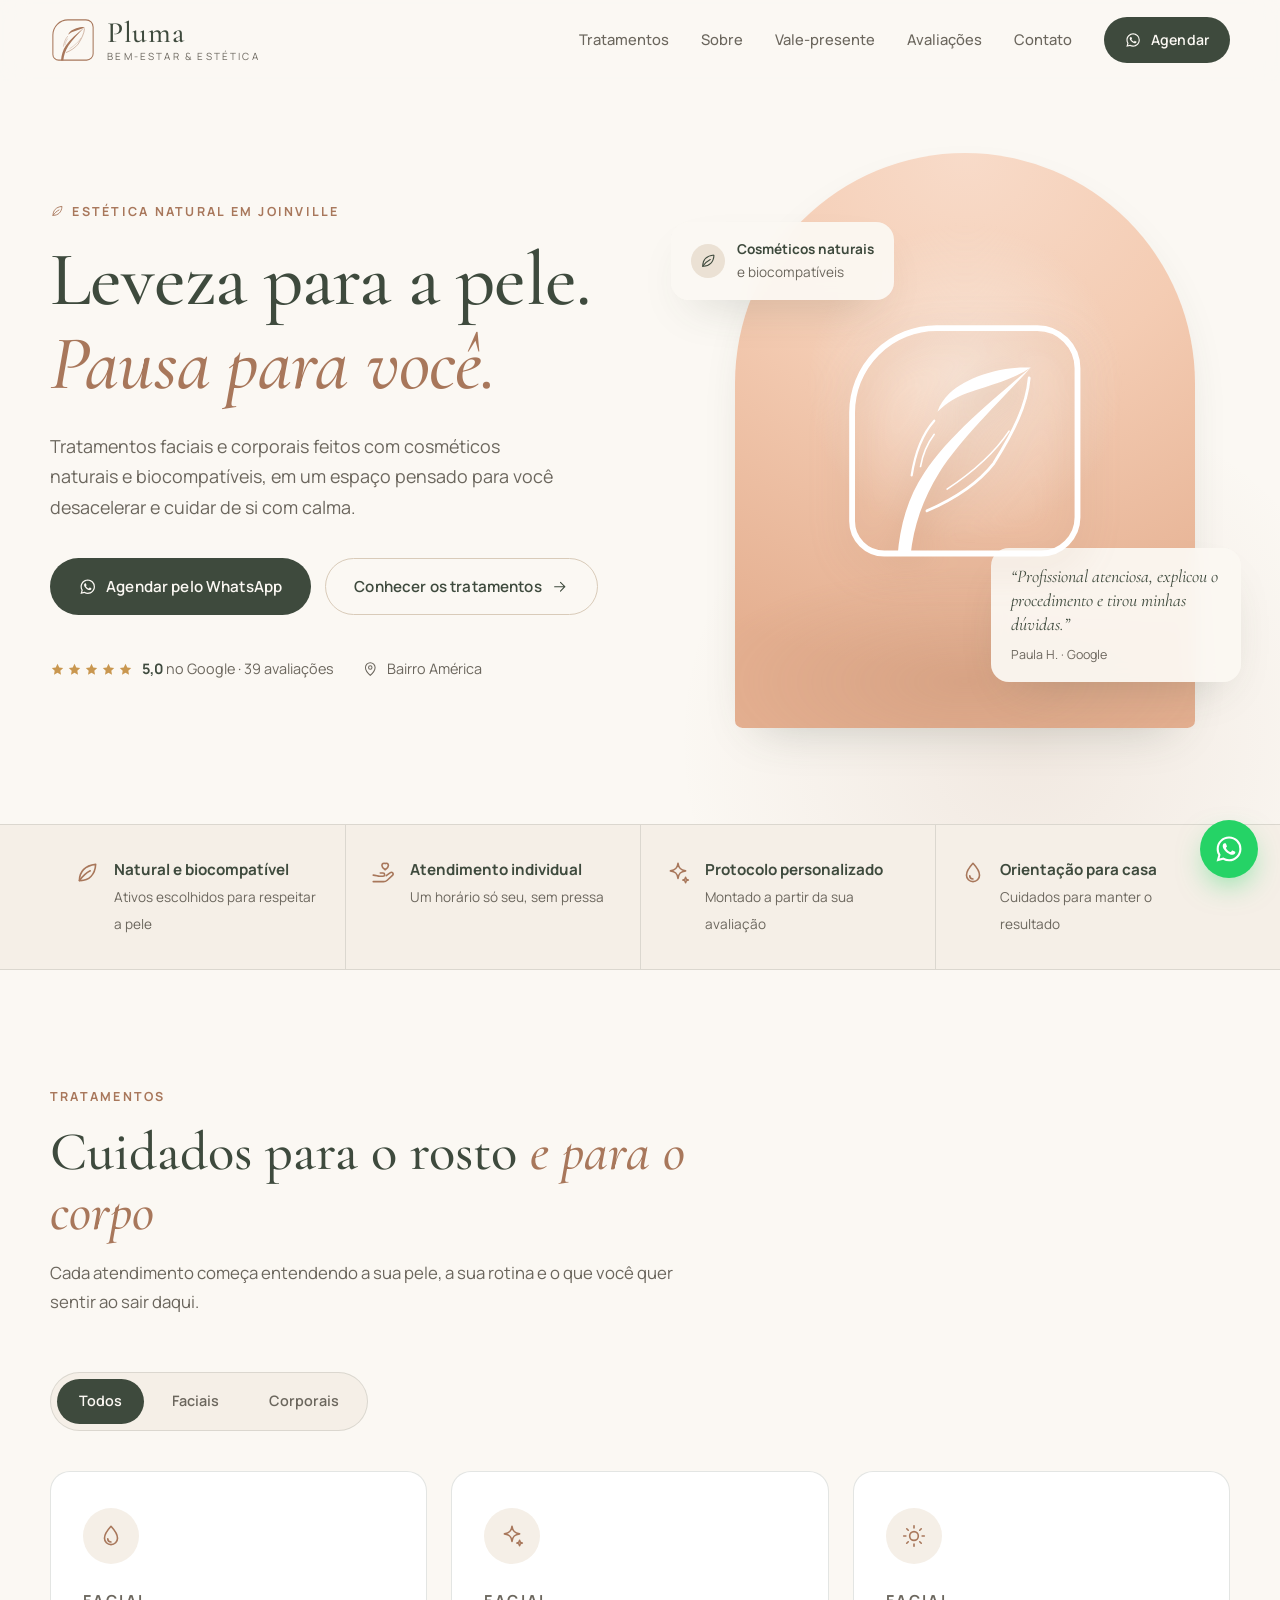
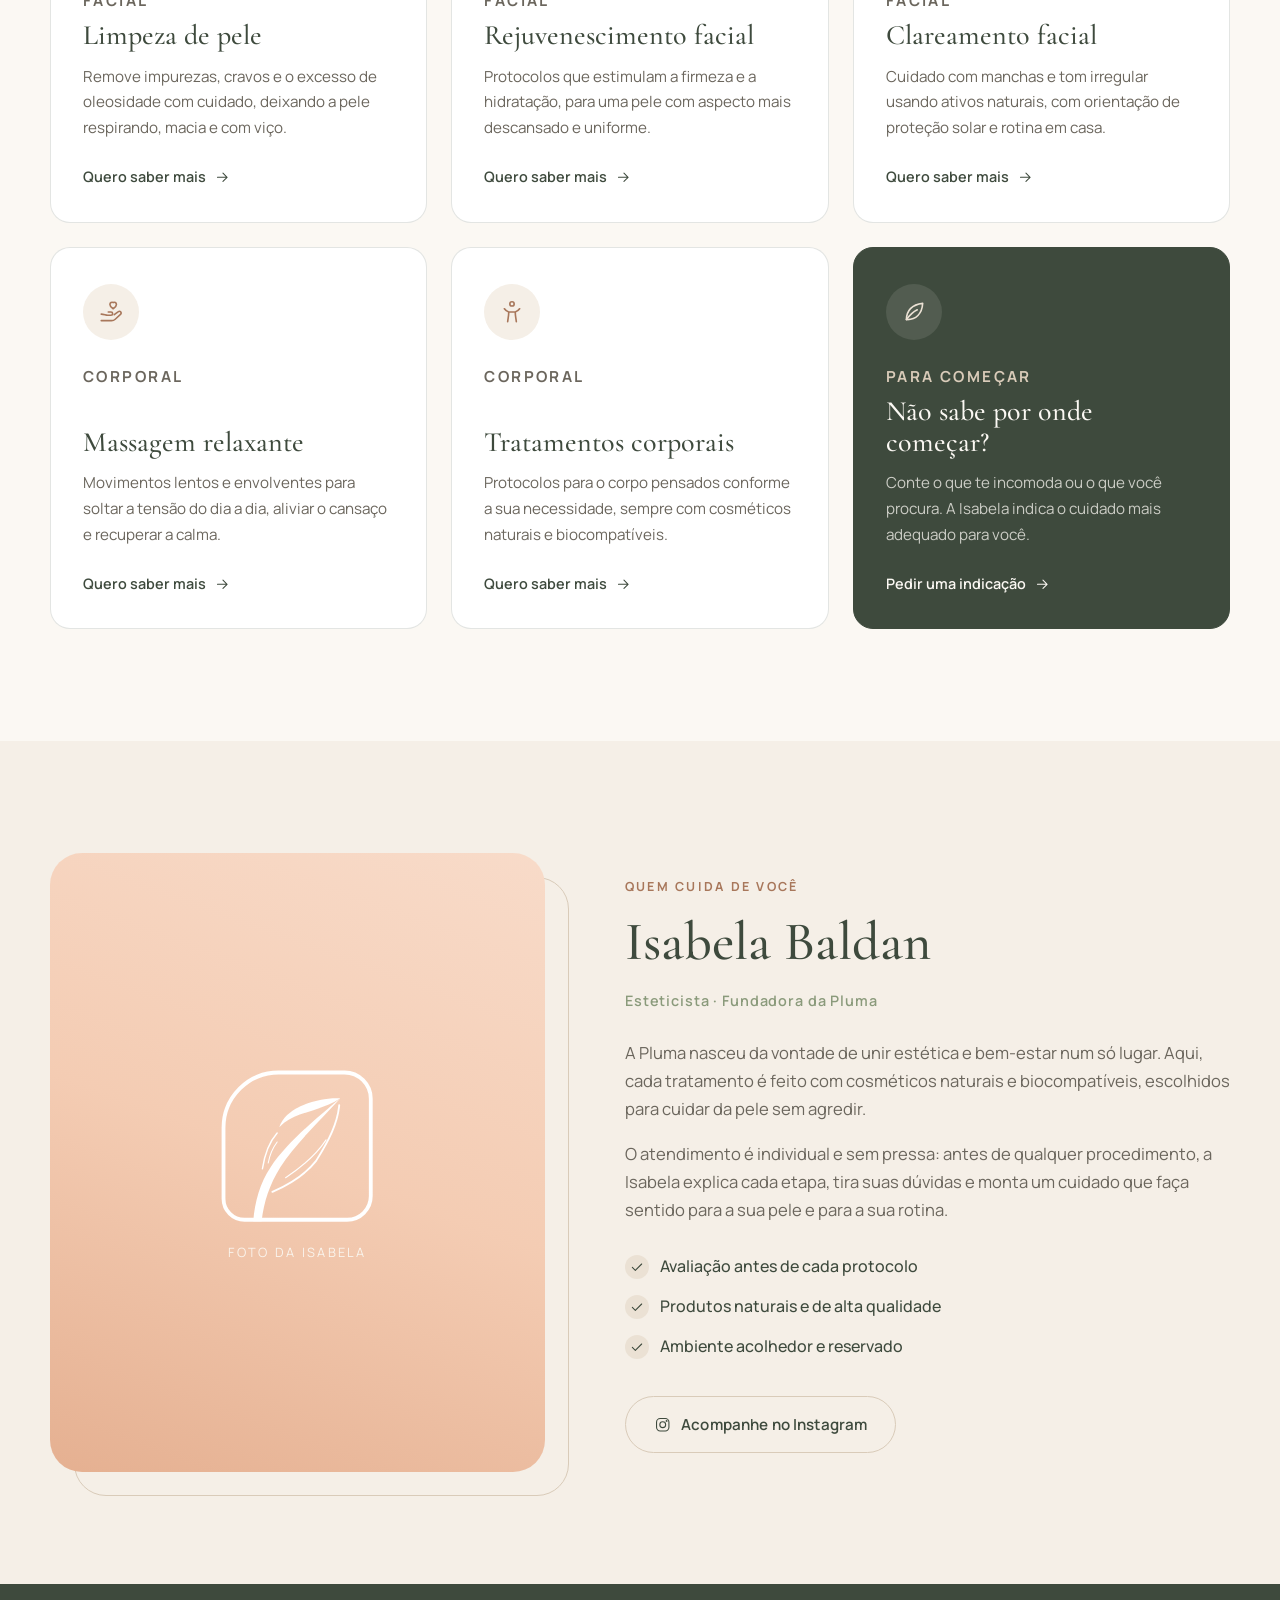
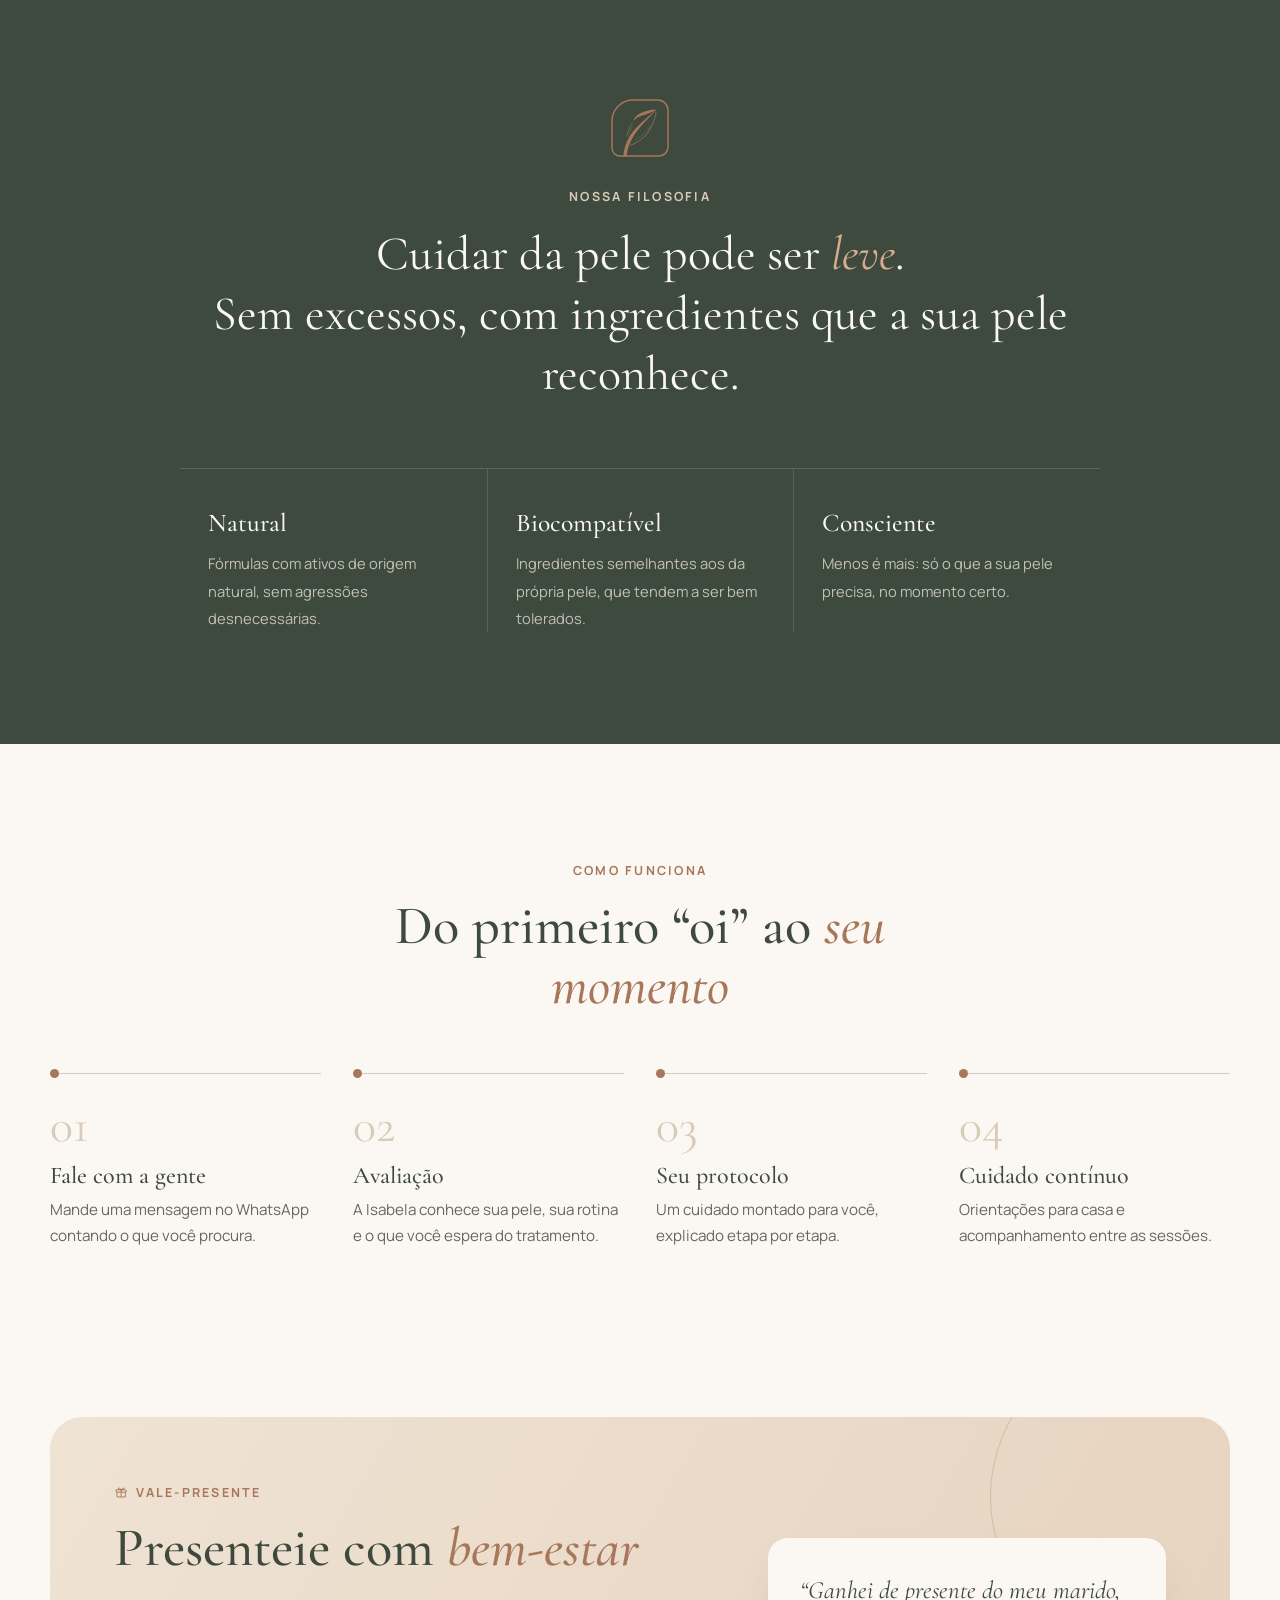
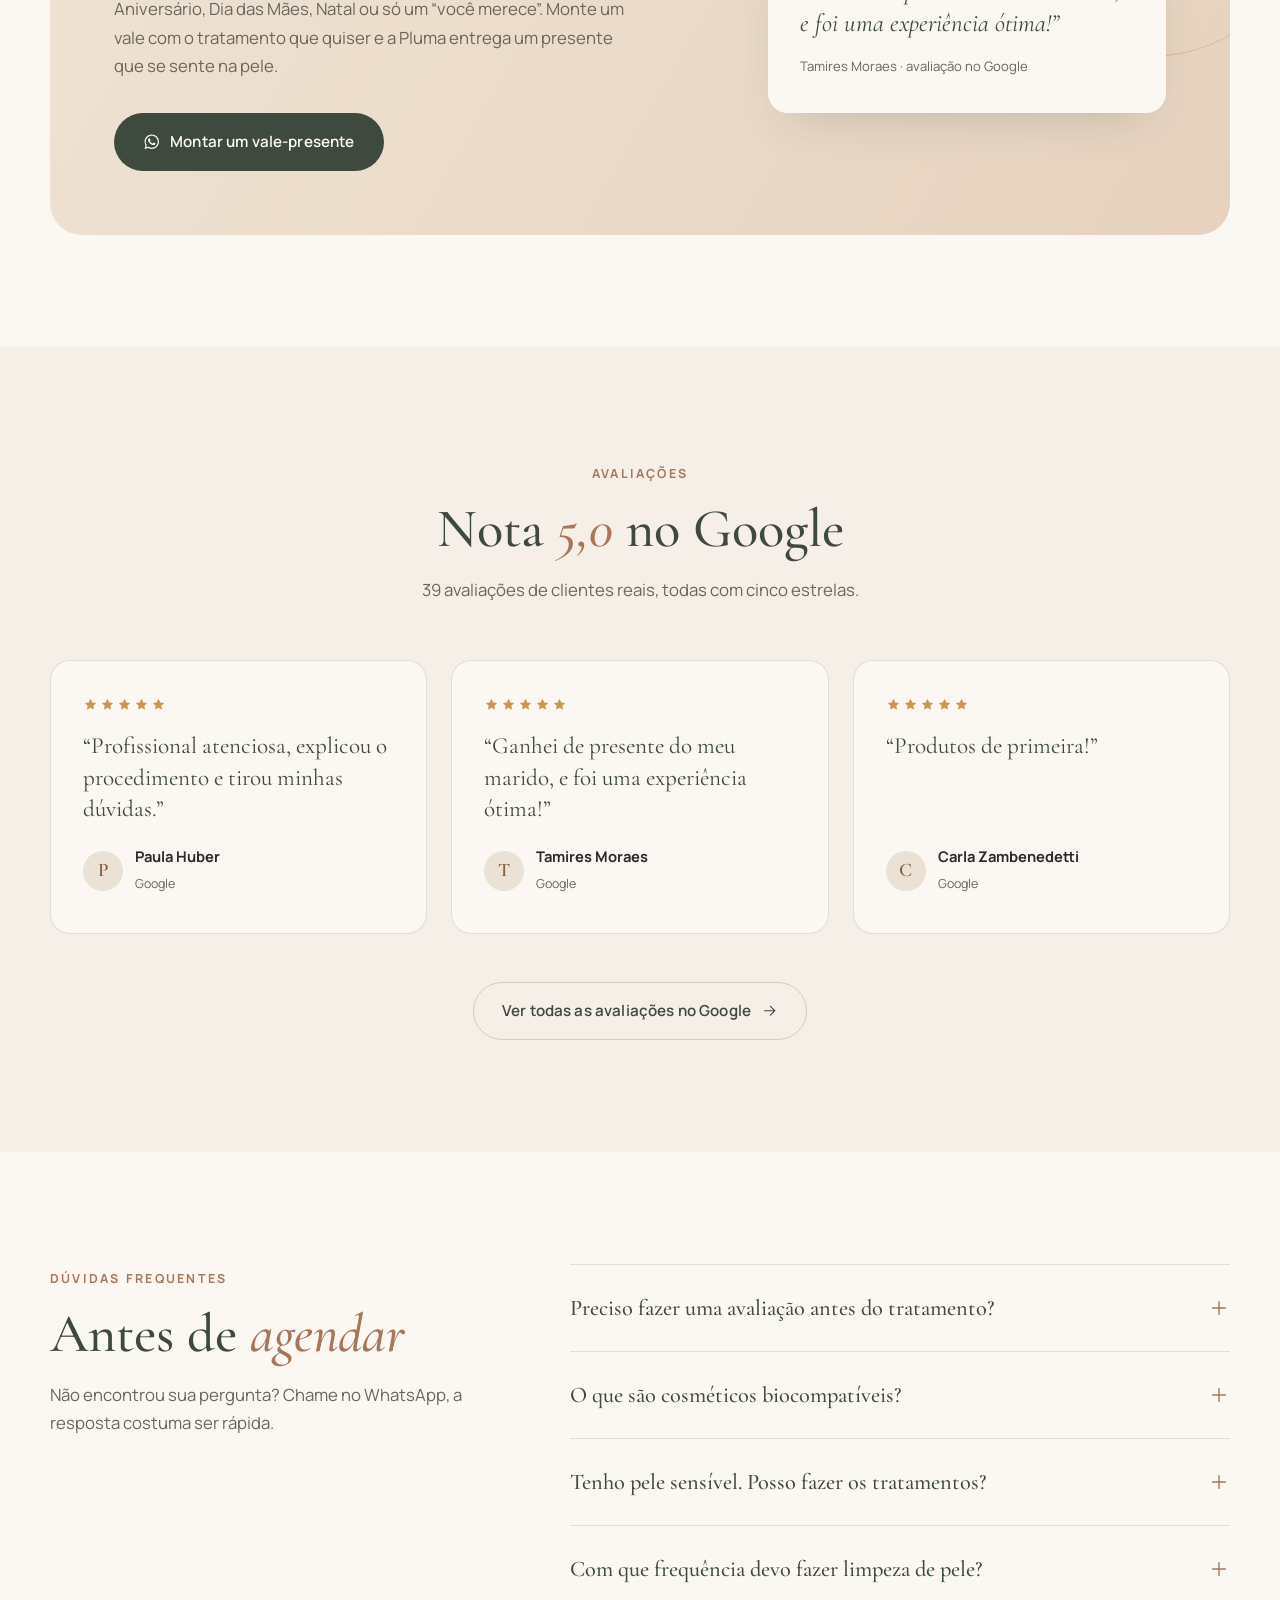
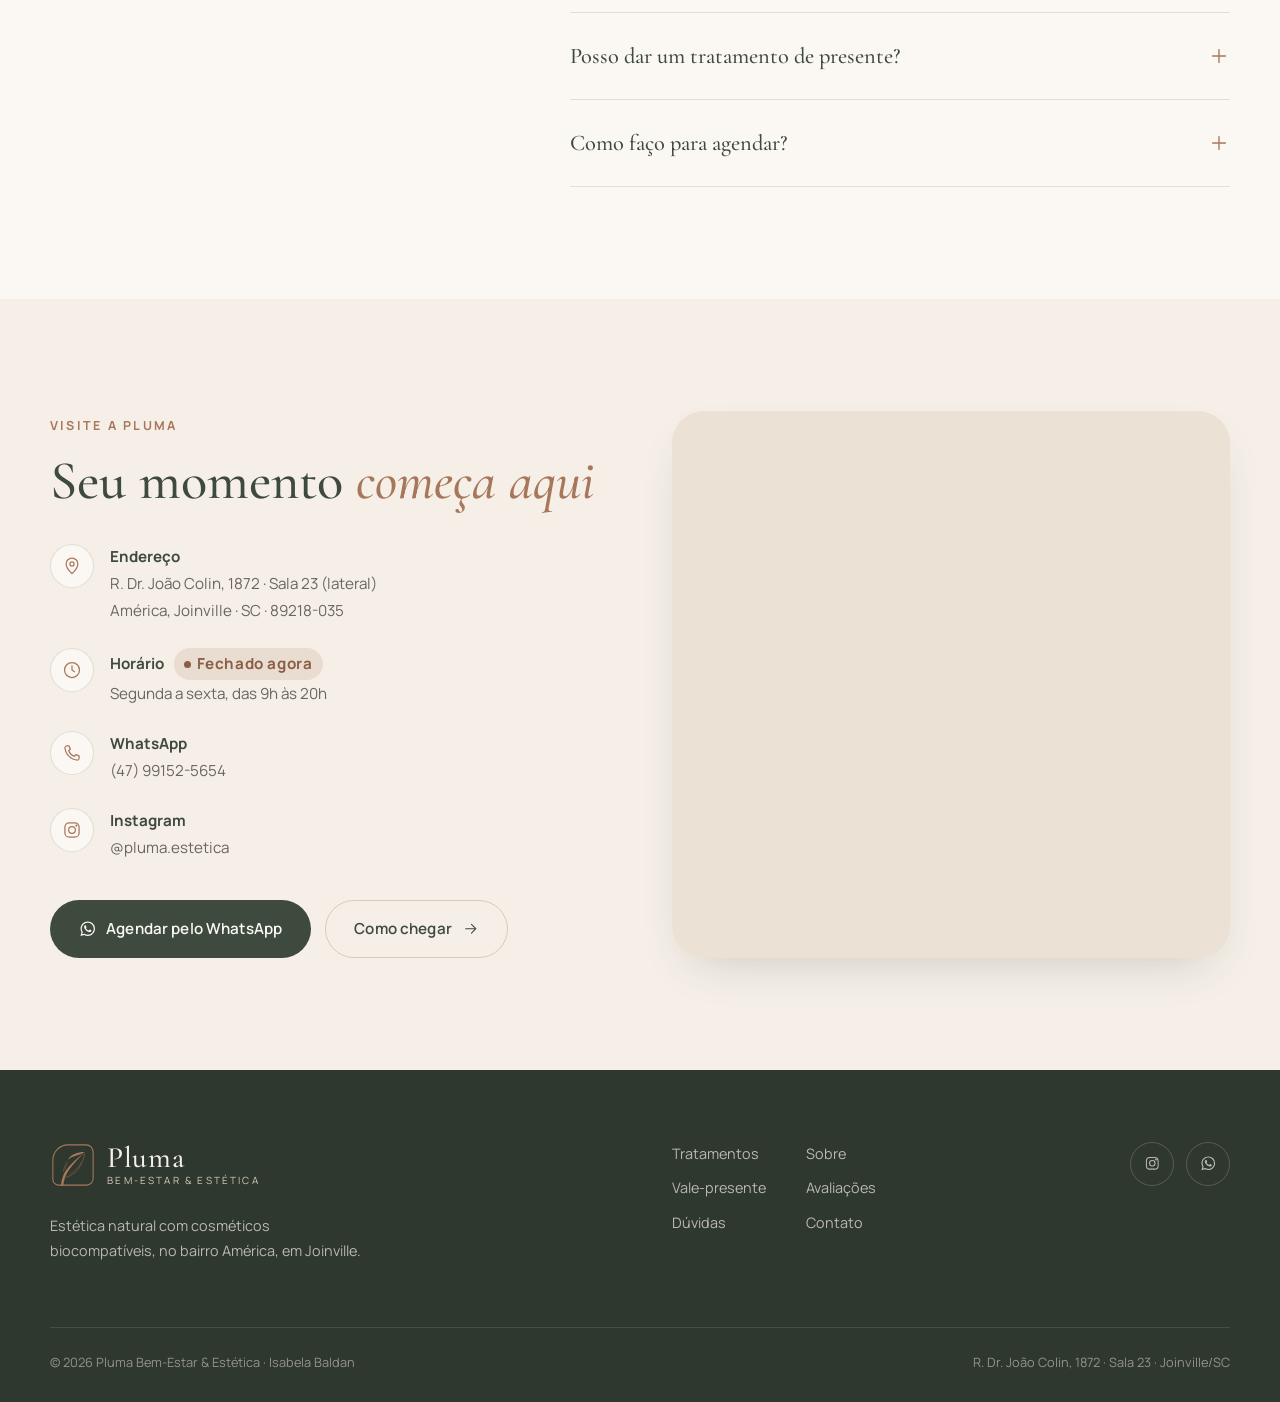
<file: previa-pluma/index.html>
<!DOCTYPE html>
<html lang="pt-BR">
<head>
  <meta charset="UTF-8">
  <meta name="viewport" content="width=device-width, initial-scale=1.0">
  <title>Pluma Bem-Estar & Estética | Estética natural em Joinville</title>
  <meta name="description" content="Limpeza de pele, rejuvenescimento e clareamento facial, massagem relaxante e tratamentos corporais com cosméticos naturais e biocompatíveis. Bairro América, Joinville - SC. Nota 5,0 no Google.">
  <meta name="theme-color" content="#F5EFE7">
  <meta property="og:title" content="Pluma Bem-Estar & Estética | Joinville">
  <meta property="og:description" content="Estética natural com cosméticos biocompatíveis. Tratamentos faciais e corporais no bairro América, Joinville.">
  <meta property="og:type" content="website">
  <meta property="og:url" content="https://rafaklugee.github.io/previa-pluma/">
  <meta property="og:locale" content="pt_BR">
  <meta property="og:image" content="https://rafaklugee.github.io/previa-pluma/img/og-image.jpg">
  <meta property="og:image:width" content="1200">
  <meta property="og:image:height" content="630">

  <link rel="preconnect" href="https://fonts.googleapis.com">
  <link rel="preconnect" href="https://fonts.gstatic.com" crossorigin>
  <link href="https://fonts.googleapis.com/css2?family=Cormorant+Garamond:ital,wght@0,400;0,500;0,600;1,400;1,500&family=Manrope:wght@400;500;600;700&display=swap" rel="stylesheet">
  <link rel="stylesheet" href="css/style.css">
  <link rel="icon" type="image/svg+xml" href="img/favicon.svg">
  <link rel="icon" type="image/png" sizes="64x64" href="img/favicon-64.png">
  <link rel="apple-touch-icon" href="img/apple-touch-icon.png">

  <script type="application/ld+json">
  {
    "@context": "https://schema.org",
    "@type": "BeautySalon",
    "name": "Pluma - Bem-Estar & Estética",
    "logo": "https://rafaklugee.github.io/previa-pluma/img/pluma-logo-1024.png",
    "description": "Espaço de bem-estar e estética com tratamentos faciais e corporais realizados com cosméticos naturais e biocompatíveis.",
    "telephone": "+55-47-99152-5654",
    "address": {
      "@type": "PostalAddress",
      "streetAddress": "R. Dr. João Colin, 1872 - Sala 23 Lateral",
      "addressLocality": "Joinville",
      "addressRegion": "SC",
      "postalCode": "89218-035",
      "addressCountry": "BR"
    },
    "areaServed": "Joinville",
    "openingHoursSpecification": [{
      "@type": "OpeningHoursSpecification",
      "dayOfWeek": ["Monday","Tuesday","Wednesday","Thursday","Friday"],
      "opens": "09:00",
      "closes": "20:00"
    }],
    "sameAs": ["https://www.instagram.com/pluma.estetica/"]
  }
  </script>
</head>
<body>

<!-- Sprite de ícones (traço fino, estilo uniforme) -->
<svg width="0" height="0" style="position:absolute" aria-hidden="true">
  <defs>
    <symbol id="i-logo" viewBox="18 18 64 64"><g fill="none" stroke="currentColor" stroke-linecap="round"><path d="M43 22H68a10 10 0 0 1 10 10V69a9 9 0 0 1-9 9H30a8 8 0 0 1-8-8V43A21 21 0 0 1 43 22Z" stroke-width="1.45"/><path d="M33.3 78.6C33.9 71 35.9 64 39.9 58 45.9 49 56 40.5 66.4 31.8 58 41 49 49.5 43.6 58 39.6 64.5 37.3 71 36.5 78.6Z" fill="currentColor" stroke="none"/><path d="M66.4 31.8C59.5 31.4 50.5 34 46.2 38.2 44.8 39.6 43.8 41 43.2 42.8 45.6 40.4 48.2 39 51 38 56.4 36.1 61.6 35 66.4 31.8Z" fill="currentColor" stroke="none"/><path d="M42.4 45C39.4 48.4 37.6 53.4 36.8 58.6" stroke-width=".55"/><path d="M42.4 48.4C40.6 50.8 39.5 53.6 39 56.4" stroke-width=".4"/><path d="M66 34.4C65.4 41.2 62.2 47.6 57.2 55.6 53 61 47 64.6 40.6 67.4" stroke-width=".7"/><path d="M61 47.6C57.8 52.4 52.6 57.4 45.6 62" stroke-width=".4"/></g></symbol>
    <symbol id="i-whatsapp" viewBox="0 0 24 24"><path fill="currentColor" d="M12.04 2C6.58 2 2.13 6.45 2.13 11.91c0 1.75.46 3.45 1.32 4.95L2.05 22l5.25-1.38a9.9 9.9 0 0 0 4.74 1.21h.01c5.46 0 9.91-4.45 9.91-9.91A9.86 9.86 0 0 0 12.04 2Zm0 18.15h-.01a8.2 8.2 0 0 1-4.19-1.15l-.3-.18-3.12.82.83-3.04-.2-.31a8.23 8.23 0 0 1-1.26-4.38c0-4.54 3.7-8.24 8.25-8.24 2.2 0 4.27.86 5.82 2.42a8.18 8.18 0 0 1 2.41 5.83c0 4.54-3.7 8.23-8.23 8.23Zm4.52-6.16c-.25-.12-1.47-.72-1.69-.81-.23-.08-.39-.12-.56.13-.16.25-.64.81-.79.97-.14.17-.29.19-.54.06-.25-.12-1.05-.39-1.99-1.23-.74-.66-1.23-1.47-1.38-1.72-.14-.25-.02-.38.11-.51.11-.11.25-.29.37-.43.13-.15.17-.25.25-.42.08-.16.04-.31-.02-.43-.06-.13-.56-1.35-.76-1.84-.2-.48-.41-.42-.56-.43h-.48a.92.92 0 0 0-.66.31c-.23.25-.87.85-.87 2.07 0 1.22.89 2.4 1.01 2.56.12.17 1.75 2.67 4.23 3.74.59.26 1.05.41 1.41.52.59.19 1.13.16 1.56.1.48-.07 1.47-.6 1.67-1.18.21-.58.21-1.07.15-1.18-.06-.1-.22-.16-.47-.29Z"/></symbol>
    <symbol id="i-leaf" viewBox="0 0 24 24"><g fill="none" stroke="currentColor" stroke-width="1.5" stroke-linecap="round" stroke-linejoin="round"><path d="M5 19c0-8 5-14 15-15-.5 10-6.5 15-14 15"/><path d="M5 19c3-4 6-7 10-9"/></g></symbol>
    <symbol id="i-drop" viewBox="0 0 24 24"><g fill="none" stroke="currentColor" stroke-width="1.5" stroke-linecap="round" stroke-linejoin="round"><path d="M12 3s6 6.5 6 11a6 6 0 0 1-12 0c0-4.5 6-11 6-11Z"/><path d="M9 14.5a3 3 0 0 0 3 3"/></g></symbol>
    <symbol id="i-sparkle" viewBox="0 0 24 24"><g fill="none" stroke="currentColor" stroke-width="1.5" stroke-linejoin="round"><path d="M12 3c.6 4.6 2.4 6.4 7 7-4.6.6-6.4 2.4-7 7-.6-4.6-2.4-6.4-7-7 4.6-.6 6.4-2.4 7-7Z"/><path d="M19 16c.2 1.6.9 2.3 2.5 2.5-1.6.2-2.3.9-2.5 2.5-.2-1.6-.9-2.3-2.5-2.5 1.6-.2 2.3-.9 2.5-2.5Z"/></g></symbol>
    <symbol id="i-sun" viewBox="0 0 24 24"><g fill="none" stroke="currentColor" stroke-width="1.5" stroke-linecap="round"><circle cx="12" cy="12" r="4"/><path d="M12 2.5v2M12 19.5v2M2.5 12h2M19.5 12h2M5.3 5.3l1.4 1.4M17.3 17.3l1.4 1.4M5.3 18.7l1.4-1.4M17.3 6.7l1.4-1.4"/></g></symbol>
    <symbol id="i-hands" viewBox="0 0 24 24"><g fill="none" stroke="currentColor" stroke-width="1.5" stroke-linecap="round" stroke-linejoin="round"><path d="M3 14c2.5 0 4 1 6 1h3a1.5 1.5 0 0 0 0-3H9.5"/><path d="M3 20h9.5c1.3 0 2.5-.5 3.4-1.3L21 14a1.6 1.6 0 0 0-2.2-2.3L15 14.5"/><path d="M14 9c-1.5-1-3-2.3-3-4a2 2 0 0 1 3-1.7A2 2 0 0 1 17 5c0 1.7-1.5 3-3 4Z"/></g></symbol>
    <symbol id="i-body" viewBox="0 0 24 24"><g fill="none" stroke="currentColor" stroke-width="1.5" stroke-linecap="round" stroke-linejoin="round"><circle cx="12" cy="4.5" r="2"/><path d="M8 21c.5-4 1-6 1-9-1.5-.5-3-1.5-4-3M16 21c-.5-4-1-6-1-9 1.5-.5 3-1.5 4-3M9 12h6"/></g></symbol>
    <symbol id="i-gift" viewBox="0 0 24 24"><g fill="none" stroke="currentColor" stroke-width="1.5" stroke-linecap="round" stroke-linejoin="round"><rect x="3.5" y="8" width="17" height="4" rx="1"/><path d="M5 12v8h14v-8M12 8v12"/><path d="M12 8c-1.5-3-5-4-5-1.5C7 8 12 8 12 8Zm0 0c1.5-3 5-4 5-1.5C17 8 12 8 12 8Z"/></g></symbol>
    <symbol id="i-star" viewBox="0 0 24 24"><path fill="currentColor" d="m12 2.8 2.8 5.8 6.3.9-4.6 4.4 1.1 6.3L12 17.2l-5.6 3 1.1-6.3L2.9 9.5l6.3-.9L12 2.8Z"/></symbol>
    <symbol id="i-pin" viewBox="0 0 24 24"><g fill="none" stroke="currentColor" stroke-width="1.5" stroke-linecap="round" stroke-linejoin="round"><path d="M12 21s-7-6.2-7-11.5a7 7 0 0 1 14 0C19 14.8 12 21 12 21Z"/><circle cx="12" cy="9.5" r="2.5"/></g></symbol>
    <symbol id="i-clock" viewBox="0 0 24 24"><g fill="none" stroke="currentColor" stroke-width="1.5" stroke-linecap="round"><circle cx="12" cy="12" r="9"/><path d="M12 7v5l3 2"/></g></symbol>
    <symbol id="i-phone" viewBox="0 0 24 24"><path fill="none" stroke="currentColor" stroke-width="1.5" stroke-linejoin="round" d="M5 3.5h3.5l1.5 4-2 1.5a11 11 0 0 0 7 7l1.5-2 4 1.5V19a1.5 1.5 0 0 1-1.6 1.5C10.5 20 4 13.5 3.5 5.1A1.5 1.5 0 0 1 5 3.5Z"/></symbol>
    <symbol id="i-instagram" viewBox="0 0 24 24"><g fill="none" stroke="currentColor" stroke-width="1.5"><rect x="3.5" y="3.5" width="17" height="17" rx="5"/><circle cx="12" cy="12" r="4"/><circle cx="17.3" cy="6.7" r=".6" fill="currentColor"/></g></symbol>
    <symbol id="i-arrow" viewBox="0 0 24 24"><path fill="none" stroke="currentColor" stroke-width="1.5" stroke-linecap="round" stroke-linejoin="round" d="M5 12h14M13 6l6 6-6 6"/></symbol>
    <symbol id="i-check" viewBox="0 0 24 24"><path fill="none" stroke="currentColor" stroke-width="1.6" stroke-linecap="round" stroke-linejoin="round" d="m5 12.5 4.5 4.5L19 7.5"/></symbol>
    <symbol id="i-plus" viewBox="0 0 24 24"><path fill="none" stroke="currentColor" stroke-width="1.5" stroke-linecap="round" d="M12 5v14M5 12h14"/></symbol>
    <symbol id="i-menu" viewBox="0 0 24 24"><path fill="none" stroke="currentColor" stroke-width="1.5" stroke-linecap="round" d="M4 8h16M4 16h16"/></symbol>
  </defs>
</svg>

<!-- ============ HEADER ============ -->
<header class="header" id="topo">
  <div class="container header__inner">
    <a href="#topo" class="logo" aria-label="Pluma Bem-Estar & Estética, voltar ao topo">
      <svg class="logo__mark"><use href="#i-logo"/></svg>
      <span class="logo__text">
        <span class="logo__name">Pluma</span>
        <span class="logo__tag">Bem-estar &amp; Estética</span>
      </span>
    </a>

    <nav class="nav" id="nav" aria-label="Navegação principal">
      <a href="#tratamentos">Tratamentos</a>
      <a href="#sobre">Sobre</a>
      <a href="#presente">Vale-presente</a>
      <a href="#avaliacoes">Avaliações</a>
      <a href="#contato">Contato</a>
      <a href="#" class="btn btn--primary btn--sm nav__cta" data-wa="Olá, Isabela! Vim pelo site e gostaria de agendar um horário.">
        <svg class="ico"><use href="#i-whatsapp"/></svg> Agendar
      </a>
    </nav>

    <button class="menu-toggle" id="menuToggle" aria-label="Abrir menu" aria-expanded="false" aria-controls="nav">
      <svg class="ico"><use href="#i-menu"/></svg>
    </button>
  </div>
</header>

<main>

<!-- ============ HERO ============ -->
<section class="hero">
  <div class="container hero__grid">
    <div class="hero__content reveal">
      <p class="eyebrow"><svg class="ico"><use href="#i-leaf"/></svg> Estética natural em Joinville</p>
      <h1 class="hero__title">Leveza para a pele.<br><em>Pausa para você.</em></h1>
      <p class="hero__lead">
        Tratamentos faciais e corporais feitos com cosméticos naturais e biocompatíveis,
        em um espaço pensado para você desacelerar e cuidar de si com calma.
      </p>
      <div class="hero__actions">
        <a href="#" class="btn btn--primary" data-wa="Olá, Isabela! Vim pelo site e gostaria de agendar uma avaliação.">
          <svg class="ico"><use href="#i-whatsapp"/></svg> Agendar pelo WhatsApp
        </a>
        <a href="#tratamentos" class="btn btn--ghost">Conhecer os tratamentos <svg class="ico"><use href="#i-arrow"/></svg></a>
      </div>
      <ul class="hero__proof">
        <li>
          <span class="stars" aria-label="Nota 5 de 5">
            <svg><use href="#i-star"/></svg><svg><use href="#i-star"/></svg><svg><use href="#i-star"/></svg><svg><use href="#i-star"/></svg><svg><use href="#i-star"/></svg>
          </span>
          <span><strong>5,0</strong> no Google · 39 avaliações</span>
        </li>
        <li><svg class="ico"><use href="#i-pin"/></svg> Bairro América</li>
      </ul>
    </div>

    <div class="hero__visual reveal" aria-hidden="true">
      <div class="arch">
                <div class="arch__art">
          <svg class="arch__logo"><use href="#i-logo"/></svg>
        </div>
      </div>
      <div class="float-card float-card--top">
        <svg class="ico"><use href="#i-leaf"/></svg>
        <div><strong>Cosméticos naturais</strong><span>e biocompatíveis</span></div>
      </div>
      <div class="float-card float-card--bottom">
        <p>“Profissional atenciosa, explicou o procedimento e tirou minhas dúvidas.”</p>
        <span>Paula H. · Google</span>
      </div>
    </div>
  </div>
</section>

<!-- ============ PILARES ============ -->
<section class="pillars" aria-label="Diferenciais">
  <div class="container pillars__grid">
    <div class="pillar reveal"><svg class="ico"><use href="#i-leaf"/></svg><div><strong>Natural e biocompatível</strong><span>Ativos escolhidos para respeitar a pele</span></div></div>
    <div class="pillar reveal"><svg class="ico"><use href="#i-hands"/></svg><div><strong>Atendimento individual</strong><span>Um horário só seu, sem pressa</span></div></div>
    <div class="pillar reveal"><svg class="ico"><use href="#i-sparkle"/></svg><div><strong>Protocolo personalizado</strong><span>Montado a partir da sua avaliação</span></div></div>
    <div class="pillar reveal"><svg class="ico"><use href="#i-drop"/></svg><div><strong>Orientação para casa</strong><span>Cuidados para manter o resultado</span></div></div>
  </div>
</section>

<!-- ============ TRATAMENTOS ============ -->
<section class="section" id="tratamentos">
  <div class="container">
    <header class="section__head reveal">
      <p class="eyebrow">Tratamentos</p>
      <h2 class="section__title">Cuidados para o rosto <em>e para o corpo</em></h2>
      <p class="section__lead">Cada atendimento começa entendendo a sua pele, a sua rotina e o que você quer sentir ao sair daqui.</p>
    </header>

    <div class="tabs reveal" role="tablist" aria-label="Categorias de tratamento">
      <button class="tab is-active" role="tab" aria-selected="true" data-filter="todos">Todos</button>
      <button class="tab" role="tab" aria-selected="false" data-filter="facial">Faciais</button>
      <button class="tab" role="tab" aria-selected="false" data-filter="corporal">Corporais</button>
    </div>

    <div class="treatments">
      <article class="treat reveal" data-cat="facial">
        <div class="treat__icon"><svg class="ico"><use href="#i-drop"/></svg></div>
        <p class="treat__cat">Facial</p>
        <h3>Limpeza de pele</h3>
        <p>Remove impurezas, cravos e o excesso de oleosidade com cuidado, deixando a pele respirando, macia e com viço.</p>
        <a href="#" class="treat__link" data-wa="Olá, Isabela! Gostaria de saber mais sobre a limpeza de pele.">Quero saber mais <svg class="ico"><use href="#i-arrow"/></svg></a>
      </article>

      <article class="treat reveal" data-cat="facial">
        <div class="treat__icon"><svg class="ico"><use href="#i-sparkle"/></svg></div>
        <p class="treat__cat">Facial</p>
        <h3>Rejuvenescimento facial</h3>
        <p>Protocolos que estimulam a firmeza e a hidratação, para uma pele com aspecto mais descansado e uniforme.</p>
        <a href="#" class="treat__link" data-wa="Olá, Isabela! Gostaria de saber mais sobre o rejuvenescimento facial.">Quero saber mais <svg class="ico"><use href="#i-arrow"/></svg></a>
      </article>

      <article class="treat reveal" data-cat="facial">
        <div class="treat__icon"><svg class="ico"><use href="#i-sun"/></svg></div>
        <p class="treat__cat">Facial</p>
        <h3>Clareamento facial</h3>
        <p>Cuidado com manchas e tom irregular usando ativos naturais, com orientação de proteção solar e rotina em casa.</p>
        <a href="#" class="treat__link" data-wa="Olá, Isabela! Gostaria de saber mais sobre o clareamento facial.">Quero saber mais <svg class="ico"><use href="#i-arrow"/></svg></a>
      </article>

      <article class="treat reveal" data-cat="corporal">
        <div class="treat__icon"><svg class="ico"><use href="#i-hands"/></svg></div>
        <p class="treat__cat">Corporal</p>
        <h3>Massagem relaxante</h3>
        <p>Movimentos lentos e envolventes para soltar a tensão do dia a dia, aliviar o cansaço e recuperar a calma.</p>
        <a href="#" class="treat__link" data-wa="Olá, Isabela! Gostaria de agendar uma massagem relaxante.">Quero saber mais <svg class="ico"><use href="#i-arrow"/></svg></a>
      </article>

      <article class="treat reveal" data-cat="corporal">
        <div class="treat__icon"><svg class="ico"><use href="#i-body"/></svg></div>
        <p class="treat__cat">Corporal</p>
        <h3>Tratamentos corporais</h3>
        <p>Protocolos para o corpo pensados conforme a sua necessidade, sempre com cosméticos naturais e biocompatíveis.</p>
        <a href="#" class="treat__link" data-wa="Olá, Isabela! Gostaria de conhecer os tratamentos corporais.">Quero saber mais <svg class="ico"><use href="#i-arrow"/></svg></a>
      </article>

      <article class="treat treat--accent reveal" data-cat="facial corporal">
        <div class="treat__icon"><svg class="ico"><use href="#i-leaf"/></svg></div>
        <p class="treat__cat">Para começar</p>
        <h3>Não sabe por onde começar?</h3>
        <p>Conte o que te incomoda ou o que você procura. A Isabela indica o cuidado mais adequado para você.</p>
        <a href="#" class="treat__link" data-wa="Olá, Isabela! Não sei qual tratamento escolher, pode me ajudar?">Pedir uma indicação <svg class="ico"><use href="#i-arrow"/></svg></a>
      </article>
    </div>
  </div>
</section>

<!-- ============ SOBRE ============ -->
<section class="section section--soft" id="sobre">
  <div class="container about">
    <div class="about__photo reveal">
      <!-- Trocar por foto da Isabela: <img src="img/isabela.jpg" alt="Isabela Baldan, esteticista da Pluma"> -->
      <div class="photo-slot"><svg><use href="#i-logo"/></svg><span>Foto da Isabela</span></div>
    </div>
    <div class="about__content reveal">
      <p class="eyebrow">Quem cuida de você</p>
      <h2 class="section__title">Isabela Baldan</h2>
      <p class="about__role">Esteticista · Fundadora da Pluma</p>
      <p>
        A Pluma nasceu da vontade de unir estética e bem-estar num só lugar. Aqui, cada tratamento é feito
        com cosméticos naturais e biocompatíveis, escolhidos para cuidar da pele sem agredir.
      </p>
      <p>
        O atendimento é individual e sem pressa: antes de qualquer procedimento, a Isabela explica cada etapa,
        tira suas dúvidas e monta um cuidado que faça sentido para a sua pele e para a sua rotina.
      </p>
      <ul class="checklist">
        <li><svg class="ico"><use href="#i-check"/></svg> Avaliação antes de cada protocolo</li>
        <li><svg class="ico"><use href="#i-check"/></svg> Produtos naturais e de alta qualidade</li>
        <li><svg class="ico"><use href="#i-check"/></svg> Ambiente acolhedor e reservado</li>
      </ul>
      <a href="https://www.instagram.com/pluma.estetica/" target="_blank" rel="noopener" class="btn btn--ghost">
        <svg class="ico"><use href="#i-instagram"/></svg> Acompanhe no Instagram
      </a>
    </div>
  </div>
</section>

<!-- ============ NATURAL ============ -->
<section class="section natural">
  <div class="container natural__inner reveal">
    <svg class="natural__mark" aria-hidden="true"><use href="#i-logo"/></svg>
    <p class="eyebrow eyebrow--light">Nossa filosofia</p>
    <blockquote class="natural__quote">
      Cuidar da pele pode ser <em>leve</em>.<br>Sem excessos, com ingredientes que a sua pele reconhece.
    </blockquote>
    <div class="natural__grid">
      <div><strong>Natural</strong><span>Fórmulas com ativos de origem natural, sem agressões desnecessárias.</span></div>
      <div><strong>Biocompatível</strong><span>Ingredientes semelhantes aos da própria pele, que tendem a ser bem tolerados.</span></div>
      <div><strong>Consciente</strong><span>Menos é mais: só o que a sua pele precisa, no momento certo.</span></div>
    </div>
  </div>
</section>

<!-- ============ COMO FUNCIONA ============ -->
<section class="section" id="como-funciona">
  <div class="container">
    <header class="section__head section__head--center reveal">
      <p class="eyebrow">Como funciona</p>
      <h2 class="section__title">Do primeiro “oi” ao <em>seu momento</em></h2>
    </header>
    <ol class="steps">
      <li class="step reveal"><span class="step__n">01</span><h3>Fale com a gente</h3><p>Mande uma mensagem no WhatsApp contando o que você procura.</p></li>
      <li class="step reveal"><span class="step__n">02</span><h3>Avaliação</h3><p>A Isabela conhece sua pele, sua rotina e o que você espera do tratamento.</p></li>
      <li class="step reveal"><span class="step__n">03</span><h3>Seu protocolo</h3><p>Um cuidado montado para você, explicado etapa por etapa.</p></li>
      <li class="step reveal"><span class="step__n">04</span><h3>Cuidado contínuo</h3><p>Orientações para casa e acompanhamento entre as sessões.</p></li>
    </ol>
  </div>
</section>

<!-- ============ VALE-PRESENTE ============ -->
<section class="section section--tight" id="presente">
  <div class="container">
    <div class="gift reveal">
      <div class="gift__content">
        <p class="eyebrow"><svg class="ico"><use href="#i-gift"/></svg> Vale-presente</p>
        <h2 class="section__title">Presenteie com <em>bem-estar</em></h2>
        <p>
          Aniversário, Dia das Mães, Natal ou só um “você merece”. Monte um vale com o tratamento
          que quiser e a Pluma entrega um presente que se sente na pele.
        </p>
        <a href="#" class="btn btn--primary" data-wa="Olá, Isabela! Gostaria de montar um vale-presente.">
          <svg class="ico"><use href="#i-whatsapp"/></svg> Montar um vale-presente
        </a>
      </div>
      <figure class="gift__quote">
        <blockquote>“Ganhei de presente do meu marido, e foi uma experiência ótima!”</blockquote>
        <figcaption>Tamires Moraes · avaliação no Google</figcaption>
      </figure>
    </div>
  </div>
</section>

<!-- ============ AVALIAÇÕES ============ -->
<section class="section section--soft" id="avaliacoes">
  <div class="container">
    <header class="section__head section__head--center reveal">
      <p class="eyebrow">Avaliações</p>
      <h2 class="section__title">Nota <em>5,0</em> no Google</h2>
      <p class="section__lead">39 avaliações de clientes reais, todas com cinco estrelas.</p>
    </header>

    <div class="reviews">
      <figure class="review reveal">
        <span class="stars"><svg><use href="#i-star"/></svg><svg><use href="#i-star"/></svg><svg><use href="#i-star"/></svg><svg><use href="#i-star"/></svg><svg><use href="#i-star"/></svg></span>
        <blockquote>“Profissional atenciosa, explicou o procedimento e tirou minhas dúvidas.”</blockquote>
        <figcaption><span class="avatar">P</span><span><strong>Paula Huber</strong><small>Google</small></span></figcaption>
      </figure>
      <figure class="review reveal">
        <span class="stars"><svg><use href="#i-star"/></svg><svg><use href="#i-star"/></svg><svg><use href="#i-star"/></svg><svg><use href="#i-star"/></svg><svg><use href="#i-star"/></svg></span>
        <blockquote>“Ganhei de presente do meu marido, e foi uma experiência ótima!”</blockquote>
        <figcaption><span class="avatar">T</span><span><strong>Tamires Moraes</strong><small>Google</small></span></figcaption>
      </figure>
      <figure class="review reveal">
        <span class="stars"><svg><use href="#i-star"/></svg><svg><use href="#i-star"/></svg><svg><use href="#i-star"/></svg><svg><use href="#i-star"/></svg><svg><use href="#i-star"/></svg></span>
        <blockquote>“Produtos de primeira!”</blockquote>
        <figcaption><span class="avatar">C</span><span><strong>Carla Zambenedetti</strong><small>Google</small></span></figcaption>
      </figure>
    </div>

    <div class="center reveal">
      <a href="https://www.google.com/maps/search/?api=1&query=Pluma+Bem-Estar+%26+Est%C3%A9tica+Joinville" target="_blank" rel="noopener" class="btn btn--ghost">
        Ver todas as avaliações no Google <svg class="ico"><use href="#i-arrow"/></svg>
      </a>
    </div>
  </div>
</section>

<!-- ============ FAQ ============ -->
<section class="section" id="duvidas">
  <div class="container faq">
    <header class="section__head reveal">
      <p class="eyebrow">Dúvidas frequentes</p>
      <h2 class="section__title">Antes de <em>agendar</em></h2>
      <p class="section__lead">Não encontrou sua pergunta? Chame no WhatsApp, a resposta costuma ser rápida.</p>
    </header>
    <div class="faq__list reveal">
      <details>
        <summary>Preciso fazer uma avaliação antes do tratamento? <svg class="ico"><use href="#i-plus"/></svg></summary>
        <p>Sim. Na primeira visita a Isabela avalia a sua pele e conversa sobre a sua rotina e o que você espera. É assim que o protocolo é montado sob medida.</p>
      </details>
      <details>
        <summary>O que são cosméticos biocompatíveis? <svg class="ico"><use href="#i-plus"/></svg></summary>
        <p>São produtos com ingredientes semelhantes aos que a própria pele já produz, o que tende a deixar o cuidado mais gentil e bem tolerado. Na Pluma, eles são a base de todos os tratamentos.</p>
      </details>
      <details>
        <summary>Tenho pele sensível. Posso fazer os tratamentos? <svg class="ico"><use href="#i-plus"/></svg></summary>
        <p>Na maioria dos casos, sim. Na avaliação a Isabela verifica a sensibilidade da sua pele e adapta os produtos e as etapas para você.</p>
      </details>
      <details>
        <summary>Com que frequência devo fazer limpeza de pele? <svg class="ico"><use href="#i-plus"/></svg></summary>
        <p>Depende do seu tipo de pele. Em geral, o intervalo fica entre 30 e 60 dias, mas a indicação exata é feita na avaliação.</p>
      </details>
      <details>
        <summary>Posso dar um tratamento de presente? <svg class="ico"><use href="#i-plus"/></svg></summary>
        <p>Pode, sim! A Pluma monta vales-presente com o tratamento que você escolher. É só chamar no WhatsApp.</p>
      </details>
      <details>
        <summary>Como faço para agendar? <svg class="ico"><use href="#i-plus"/></svg></summary>
        <p>Pelo WhatsApp (47) 99152-5654, em qualquer botão deste site. A Isabela responde com os horários disponíveis.</p>
      </details>
    </div>
  </div>
</section>

<!-- ============ CONTATO ============ -->
<section class="section section--soft" id="contato">
  <div class="container contact">
    <div class="contact__info reveal">
      <p class="eyebrow">Visite a Pluma</p>
      <h2 class="section__title">Seu momento <em>começa aqui</em></h2>

      <ul class="contact__list">
        <li>
          <svg class="ico"><use href="#i-pin"/></svg>
          <div><strong>Endereço</strong><span>R. Dr. João Colin, 1872 · Sala 23 (lateral)<br>América, Joinville · SC · 89218-035</span></div>
        </li>
        <li>
          <svg class="ico"><use href="#i-clock"/></svg>
          <div>
            <strong>Horário <span class="status" id="status"></span></strong>
            <span>Segunda a sexta, das 9h às 20h</span>
          </div>
        </li>
        <li>
          <svg class="ico"><use href="#i-phone"/></svg>
          <div><strong>WhatsApp</strong><a href="#" data-wa="Olá, Isabela! Vim pelo site.">(47) 99152-5654</a></div>
        </li>
        <li>
          <svg class="ico"><use href="#i-instagram"/></svg>
          <div><strong>Instagram</strong><a href="https://www.instagram.com/pluma.estetica/" target="_blank" rel="noopener">@pluma.estetica</a></div>
        </li>
      </ul>

      <div class="contact__actions">
        <a href="#" class="btn btn--primary" data-wa="Olá, Isabela! Vim pelo site e gostaria de agendar um horário.">
          <svg class="ico"><use href="#i-whatsapp"/></svg> Agendar pelo WhatsApp
        </a>
        <a href="https://www.google.com/maps/dir/?api=1&destination=R.+Dr.+Jo%C3%A3o+Colin,+1872+-+Am%C3%A9rica,+Joinville+-+SC" target="_blank" rel="noopener" class="btn btn--ghost">
          Como chegar <svg class="ico"><use href="#i-arrow"/></svg>
        </a>
      </div>
    </div>

    <div class="contact__map reveal">
      <iframe
        title="Mapa: Pluma Bem-Estar & Estética"
        src="https://www.google.com/maps?q=R.+Dr.+Jo%C3%A3o+Colin,+1872,+Am%C3%A9rica,+Joinville+-+SC,+89218-035&output=embed"
        loading="lazy" referrerpolicy="no-referrer-when-downgrade" allowfullscreen></iframe>
    </div>
  </div>
</section>

</main>

<!-- ============ FOOTER ============ -->
<footer class="footer">
  <div class="container footer__inner">
    <div class="footer__brand">
      <a href="#topo" class="logo logo--light">
        <svg class="logo__mark"><use href="#i-logo"/></svg>
        <span class="logo__text"><span class="logo__name">Pluma</span><span class="logo__tag">Bem-estar &amp; Estética</span></span>
      </a>
      <p>Estética natural com cosméticos biocompatíveis, no bairro América, em Joinville.</p>
    </div>
    <nav class="footer__nav" aria-label="Rodapé">
      <a href="#tratamentos">Tratamentos</a>
      <a href="#sobre">Sobre</a>
      <a href="#presente">Vale-presente</a>
      <a href="#avaliacoes">Avaliações</a>
      <a href="#duvidas">Dúvidas</a>
      <a href="#contato">Contato</a>
    </nav>
    <div class="footer__social">
      <a href="https://www.instagram.com/pluma.estetica/" target="_blank" rel="noopener" aria-label="Instagram"><svg class="ico"><use href="#i-instagram"/></svg></a>
      <a href="#" data-wa="Olá, Isabela! Vim pelo site." aria-label="WhatsApp"><svg class="ico"><use href="#i-whatsapp"/></svg></a>
    </div>
  </div>
  <div class="container footer__bottom">
    <span>© <span id="year"></span> Pluma Bem-Estar &amp; Estética · Isabela Baldan</span>
    <span>R. Dr. João Colin, 1872 · Sala 23 · Joinville/SC</span>
  </div>
</footer>

<!-- WhatsApp flutuante -->
<a href="#" class="wa-float" data-wa="Olá, Isabela! Vim pelo site e gostaria de agendar um horário." aria-label="Conversar no WhatsApp">
  <svg><use href="#i-whatsapp"/></svg>
</a>

<script src="js/main.js"></script>
</body>
</html>
</file>
<file: previa-pluma/css/style.css>
/* =========================================================
   Pluma Bem-Estar & Estética
   Paleta: creme, areia, verde-oliva profundo e argila
   ========================================================= */
:root {
  --paper: #FBF8F3;
  --cream: #F5EFE7;
  --sand: #EBE1D4;
  --sand-dark: #D9CBB9;
  --olive: #3E4A3D;
  --olive-2: #556353;
  --sage: #8A9A7B;
  --clay: #A8775B;
  /* Pêssego da logo original */
  --peach-light: #F8DBC9;
  --peach: #F4CCB3;
  --peach-deep: #E5B091;
  --clay-dark: #8A5E44;
  --ink: #2B2A26;
  --muted: #6B665D;
  --line: rgba(62, 74, 61, .14);

  --serif: "Cormorant Garamond", Georgia, serif;
  --sans: "Manrope", system-ui, -apple-system, sans-serif;

  --radius: 20px;
  --radius-lg: 32px;
  --shadow: 0 20px 50px -24px rgba(62, 74, 61, .28);
  --ease: cubic-bezier(.22, .61, .36, 1);
}

*, *::before, *::after { box-sizing: border-box; }
html { scroll-behavior: smooth; scroll-padding-top: 88px; }
body {
  margin: 0;
  font-family: var(--sans);
  font-size: 16px;
  line-height: 1.7;
  color: var(--ink);
  background: var(--paper);
  -webkit-font-smoothing: antialiased;
  overflow-x: clip;
}
img { max-width: 100%; display: block; }
a { color: inherit; text-decoration: none; }
h1, h2, h3 { font-family: var(--serif); font-weight: 500; line-height: 1.1; margin: 0; color: var(--olive); }
em { font-style: italic; color: var(--clay); }
p { margin: 0 0 1rem; }

.container { width: min(1180px, 100% - 48px); margin-inline: auto; }
.center { text-align: center; margin-top: 48px; }

.ico { width: 1.15em; height: 1.15em; flex-shrink: 0; }

/* ---------- Botões ---------- */
.btn {
  display: inline-flex; align-items: center; gap: .6rem;
  padding: 15px 28px;
  border-radius: 999px;
  font-weight: 600; font-size: .95rem; letter-spacing: .01em;
  transition: transform .3s var(--ease), background .3s, color .3s, box-shadow .3s, border-color .3s;
  cursor: pointer; border: 1px solid transparent; white-space: nowrap;
}
.btn--primary { background: var(--olive); color: var(--paper); }
.btn--primary:hover { background: var(--olive-2); transform: translateY(-2px); box-shadow: var(--shadow); }
.btn--ghost { border-color: var(--sand-dark); color: var(--olive); background: transparent; }
.btn--ghost:hover { border-color: var(--olive); transform: translateY(-2px); }
.btn--sm { padding: 10px 20px; font-size: .88rem; }
.btn:focus-visible, a:focus-visible, button:focus-visible, summary:focus-visible { outline: 2px solid var(--clay); outline-offset: 3px; }

.eyebrow {
  display: inline-flex; align-items: center; gap: .5rem;
  font-size: .78rem; font-weight: 700; letter-spacing: .18em; text-transform: uppercase;
  color: var(--clay); margin-bottom: 1rem;
}
.eyebrow--light { color: var(--sand-dark); }

/* ---------- Header ---------- */
.header {
  position: sticky; top: 0; z-index: 50;
  background: rgba(251, 248, 243, .82);
  backdrop-filter: blur(14px); -webkit-backdrop-filter: blur(14px);
  border-bottom: 1px solid transparent;
  transition: border-color .3s, background .3s;
}
.header.is-scrolled { border-color: var(--line); background: rgba(251, 248, 243, .94); }
.header__inner { display: flex; align-items: center; justify-content: space-between; height: 80px; }

.logo { display: inline-flex; align-items: center; gap: .7rem; color: var(--olive); }
.logo__mark { width: 46px; height: 46px; color: var(--clay); }
.logo__text { display: flex; flex-direction: column; line-height: 1; }
.logo__name { font-family: var(--serif); font-size: 1.85rem; font-weight: 500; letter-spacing: .02em; }
.logo__tag { font-size: .62rem; letter-spacing: .22em; text-transform: uppercase; color: var(--muted); margin-top: 4px; }
.logo--light { color: var(--cream); }
.logo--light .logo__tag { color: var(--sand-dark); }

.nav { display: flex; align-items: center; gap: 32px; }
.nav a:not(.btn) { font-size: .92rem; font-weight: 500; color: var(--muted); position: relative; transition: color .2s; }
.nav a:not(.btn)::after {
  content: ""; position: absolute; left: 0; bottom: -4px; width: 100%; height: 1px;
  background: var(--clay); transform: scaleX(0); transform-origin: left; transition: transform .3s var(--ease);
}
.nav a:not(.btn):hover { color: var(--olive); }
.nav a:not(.btn):hover::after { transform: scaleX(1); }

.menu-toggle { display: none; background: none; border: 1px solid var(--line); border-radius: 50%; width: 44px; height: 44px; color: var(--olive); cursor: pointer; align-items: center; justify-content: center; }
.menu-toggle .ico { width: 22px; height: 22px; }

/* ---------- Hero ---------- */
.hero { position: relative; padding: 72px 0 96px; overflow: hidden; }
.hero::before {
  content: ""; position: absolute; inset: auto -10% -40% auto; width: 60vw; height: 60vw; max-width: 760px; max-height: 760px;
  background: radial-gradient(circle, rgba(168, 119, 91, .12), transparent 65%); pointer-events: none;
}
.hero__grid { display: grid; grid-template-columns: 1.05fr .95fr; gap: 64px; align-items: center; }
.hero__title { font-size: clamp(2.8rem, 6vw, 5rem); letter-spacing: -.01em; margin-bottom: 1.5rem; }
.hero__lead { font-size: 1.12rem; color: var(--muted); max-width: 520px; margin-bottom: 2.2rem; }
.hero__actions { display: flex; flex-wrap: wrap; gap: 14px; margin-bottom: 2.6rem; }
.hero__proof { list-style: none; margin: 0; padding: 0; display: flex; flex-wrap: wrap; gap: 14px 28px; font-size: .9rem; color: var(--muted); }
.hero__proof li { display: inline-flex; align-items: center; gap: .55rem; }
.hero__proof strong { color: var(--olive); }

.stars { display: inline-flex; gap: 2px; color: #C9974F; }
.stars svg { width: 15px; height: 15px; }

.hero__visual { position: relative; justify-self: center; width: min(100%, 460px); }
.arch {
  aspect-ratio: 4 / 5; border-radius: 999px 999px var(--radius-lg) var(--radius-lg);
  overflow: hidden; position: relative;
  background: radial-gradient(120% 90% at 50% 0%, var(--peach-light) 0%, var(--peach) 45%, var(--peach-deep) 100%);
  box-shadow: var(--shadow);
}
.arch img { width: 100%; height: 100%; object-fit: cover; }
.arch__art { position: absolute; inset: 0; display: grid; place-items: center; }
.arch__art::before, .arch__art::after {
  content: ""; position: absolute; border-radius: 50%; filter: blur(2px);
}
.arch__art::before { width: 70%; aspect-ratio: 1; background: radial-gradient(circle, rgba(251, 248, 243, .55), transparent 70%); top: 12%; }
.arch__art::after { width: 120%; height: 40%; bottom: -12%; background: radial-gradient(ellipse, rgba(168, 119, 91, .22), transparent 70%); }
.arch__logo { width: 56%; aspect-ratio: 1; color: #fff; position: relative; z-index: 1; filter: drop-shadow(0 10px 18px rgba(168, 119, 91, .35)); animation: float 7s ease-in-out infinite; }
@keyframes float { 0%, 100% { transform: translateY(0); } 50% { transform: translateY(-12px); } }

.float-card {
  position: absolute; background: rgba(251, 248, 243, .94); backdrop-filter: blur(8px);
  border-radius: 18px; padding: 16px 20px; box-shadow: var(--shadow); font-size: .85rem;
}
.float-card--top { top: 12%; left: -14%; display: flex; gap: 12px; align-items: center; }
.float-card--top .ico { width: 34px; height: 34px; padding: 8px; border-radius: 50%; background: var(--sand); color: var(--olive); }
.float-card--top strong { display: block; color: var(--olive); }
.float-card--top span { color: var(--muted); }
.float-card--bottom { bottom: 8%; right: -10%; max-width: 250px; }
.float-card--bottom p { font-family: var(--serif); font-style: italic; font-size: 1.12rem; line-height: 1.35; color: var(--olive); margin-bottom: .4rem; }
.float-card--bottom span { font-size: .78rem; color: var(--muted); }

/* ---------- Pilares ---------- */
.pillars { border-block: 1px solid var(--line); background: var(--cream); }
.pillars__grid { display: grid; grid-template-columns: repeat(4, 1fr); }
.pillar { display: flex; gap: 14px; align-items: flex-start; padding: 32px 24px; }
.pillar + .pillar { border-left: 1px solid var(--line); }
.pillar .ico { width: 26px; height: 26px; color: var(--clay); margin-top: 3px; }
.pillar strong { display: block; font-size: .95rem; color: var(--olive); }
.pillar span { font-size: .85rem; color: var(--muted); line-height: 1.5; }

/* ---------- Seções ---------- */
.section { padding: 112px 0; }
.section--tight { padding: 40px 0 112px; }
.section--soft { background: var(--cream); }
.section__head { max-width: 640px; margin-bottom: 56px; }
.section__head--center { margin-inline: auto; text-align: center; }
.section__title { font-size: clamp(2.2rem, 4.4vw, 3.4rem); margin-bottom: 1rem; }
.section__lead { color: var(--muted); font-size: 1.05rem; }

/* ---------- Tratamentos ---------- */
.tabs { display: inline-flex; gap: 6px; padding: 6px; border-radius: 999px; background: var(--cream); border: 1px solid var(--line); margin-bottom: 40px; }
.tab {
  border: 0; background: none; font: inherit; font-size: .9rem; font-weight: 600; color: var(--muted);
  padding: 10px 22px; border-radius: 999px; cursor: pointer; transition: background .3s, color .3s;
}
.tab.is-active { background: var(--olive); color: var(--paper); }

.treatments { display: grid; grid-template-columns: repeat(3, 1fr); gap: 24px; }
.treat {
  background: #fff; border: 1px solid var(--line); border-radius: var(--radius);
  padding: 36px 32px 32px; display: flex; flex-direction: column;
  transition: transform .4s var(--ease), box-shadow .4s, border-color .4s, opacity .4s;
}
.treat:hover { transform: translateY(-6px); box-shadow: var(--shadow); border-color: transparent; }
.treat.is-hidden { display: none; }
.treat__icon { width: 56px; height: 56px; border-radius: 50%; display: grid; place-items: center; background: var(--cream); color: var(--clay); margin-bottom: 24px; }
.treat__icon .ico { width: 26px; height: 26px; }
.treat__cat { font-size: .72rem; font-weight: 700; letter-spacing: .16em; text-transform: uppercase; color: var(--sage); margin-bottom: .4rem; }
.treat h3 { font-size: 1.75rem; margin-bottom: .8rem; }
.treat p { color: var(--muted); font-size: .95rem; flex: 1; }
.treat__link { display: inline-flex; align-items: center; gap: .5rem; font-weight: 600; font-size: .9rem; color: var(--olive); margin-top: .5rem; }
.treat__link .ico { transition: transform .3s var(--ease); }
.treat__link:hover .ico { transform: translateX(5px); }
.treat--accent { background: var(--olive); border-color: var(--olive); }
.treat--accent h3, .treat--accent .treat__link { color: var(--paper); }
.treat--accent p { color: rgba(251, 248, 243, .75); }
.treat--accent .treat__cat { color: var(--sand-dark); }
.treat--accent .treat__icon { background: rgba(251, 248, 243, .1); color: var(--sand); }

/* ---------- Sobre ---------- */
.about { display: grid; grid-template-columns: .9fr 1.1fr; gap: 80px; align-items: center; }
.about__photo { position: relative; }
.about__photo::before {
  content: ""; position: absolute; inset: 24px -24px -24px 24px; border: 1px solid var(--sand-dark); border-radius: var(--radius-lg); z-index: 0;
}
.photo-slot, .about__photo img {
  position: relative; z-index: 1; aspect-ratio: 4 / 5; border-radius: var(--radius-lg); overflow: hidden; object-fit: cover; width: 100%;
}
.photo-slot {
  background: linear-gradient(200deg, var(--peach-light), var(--peach) 50%, var(--peach-deep));
  display: flex; flex-direction: column; align-items: center; justify-content: center; gap: 12px;
  color: rgba(251, 248, 243, .9); font-size: .8rem; letter-spacing: .18em; text-transform: uppercase;
}
.photo-slot svg { width: 34%; aspect-ratio: 1; color: #fff; }
.about__role { font-size: .9rem; font-weight: 600; letter-spacing: .06em; color: var(--sage); margin-bottom: 1.6rem; }
.about__content > p:not(.eyebrow):not(.about__role) { color: var(--muted); font-size: 1.04rem; }
.checklist { list-style: none; padding: 0; margin: 1.8rem 0 2.2rem; display: grid; gap: .8rem; }
.checklist li { display: flex; gap: .7rem; align-items: center; font-weight: 500; color: var(--olive); }
.checklist .ico { width: 24px; height: 24px; padding: 4px; border-radius: 50%; background: var(--sand); color: var(--olive); }

/* ---------- Filosofia ---------- */
.natural { background: var(--olive); color: var(--cream); position: relative; overflow: hidden; }
.natural__inner { text-align: center; max-width: 920px; position: relative; }
.natural__mark { width: 64px; height: 64px; color: var(--clay); margin: 0 auto 1.4rem; display: block; }
.natural__quote {
  margin: 0 0 4rem; font-family: var(--serif); font-size: clamp(1.9rem, 3.8vw, 3rem); line-height: 1.25; color: var(--paper);
}
.natural__quote em { color: #D6AD8E; }
.natural__grid { display: grid; grid-template-columns: repeat(3, 1fr); gap: 0; border-top: 1px solid rgba(251, 248, 243, .14); text-align: left; }
.natural__grid > div { padding: 32px 28px 0; }
.natural__grid > div + div { border-left: 1px solid rgba(251, 248, 243, .14); }
.natural__grid strong { display: block; font-family: var(--serif); font-size: 1.6rem; font-weight: 500; color: var(--paper); margin-bottom: .4rem; }
.natural__grid span { font-size: .92rem; color: rgba(245, 239, 231, .72); }

/* ---------- Passos ---------- */
.steps { list-style: none; margin: 0; padding: 0; display: grid; grid-template-columns: repeat(4, 1fr); gap: 32px; counter-reset: s; }
.step { position: relative; padding-top: 28px; border-top: 1px solid var(--sand-dark); }
.step::before { content: ""; position: absolute; top: -5px; left: 0; width: 9px; height: 9px; border-radius: 50%; background: var(--clay); }
.step__n { font-family: var(--serif); font-size: 3rem; color: var(--sand-dark); line-height: 1; display: block; margin-bottom: .8rem; }
.step h3 { font-size: 1.5rem; margin-bottom: .5rem; }
.step p { color: var(--muted); font-size: .95rem; }

/* ---------- Vale-presente ---------- */
.gift {
  display: grid; grid-template-columns: 1.2fr .8fr; gap: 56px; align-items: center;
  padding: 64px; border-radius: var(--radius-lg);
  background: linear-gradient(120deg, #EFE3D4 0%, #E6D2BE 100%);
  position: relative; overflow: hidden;
}
.gift::after {
  content: ""; position: absolute; right: -80px; top: -80px; width: 320px; height: 320px; border-radius: 50%;
  border: 1px solid rgba(168, 119, 91, .3);
}
.gift__content p:not(.eyebrow) { color: var(--muted); font-size: 1.05rem; max-width: 520px; margin-bottom: 2rem; }
.gift__quote { margin: 0; background: var(--paper); border-radius: var(--radius); padding: 36px 32px; box-shadow: var(--shadow); position: relative; z-index: 1; }
.gift__quote blockquote { margin: 0 0 1rem; font-family: var(--serif); font-style: italic; font-size: 1.55rem; line-height: 1.3; color: var(--olive); }
.gift__quote figcaption { font-size: .82rem; color: var(--muted); }

/* ---------- Avaliações ---------- */
.reviews { display: grid; grid-template-columns: repeat(3, 1fr); gap: 24px; }
.review { margin: 0; background: var(--paper); border-radius: var(--radius); padding: 36px 32px; display: flex; flex-direction: column; gap: 1.2rem; border: 1px solid var(--line); }
.review blockquote { margin: 0; font-family: var(--serif); font-size: 1.45rem; line-height: 1.35; color: var(--olive); flex: 1; }
.review figcaption { display: flex; gap: 12px; align-items: center; }
.review figcaption strong { display: block; font-size: .92rem; color: var(--ink); }
.review figcaption small { color: var(--muted); font-size: .78rem; }
.avatar { width: 40px; height: 40px; border-radius: 50%; display: grid; place-items: center; background: var(--sand); color: var(--clay-dark); font-family: var(--serif); font-size: 1.2rem; font-weight: 600; }

/* ---------- FAQ ---------- */
.faq { display: grid; grid-template-columns: .8fr 1.2fr; gap: 80px; align-items: start; }
.faq .section__head { position: sticky; top: 120px; margin-bottom: 0; }
.faq__list details { border-bottom: 1px solid var(--line); }
.faq__list details:first-child { border-top: 1px solid var(--line); }
.faq__list summary {
  list-style: none; cursor: pointer; padding: 24px 0;
  display: flex; justify-content: space-between; align-items: center; gap: 24px;
  font-family: var(--serif); font-size: 1.4rem; font-weight: 500; color: var(--olive);
}
.faq__list summary::-webkit-details-marker { display: none; }
.faq__list summary .ico { width: 22px; height: 22px; color: var(--clay); transition: transform .35s var(--ease); }
.faq__list details[open] summary .ico { transform: rotate(45deg); }
.faq__list details p { color: var(--muted); padding: 0 48px 24px 0; margin: 0; }

/* ---------- Contato ---------- */
.contact { display: grid; grid-template-columns: 1fr 1fr; gap: 64px; align-items: stretch; }
.contact__list { list-style: none; margin: 2rem 0 2.4rem; padding: 0; display: grid; gap: 1.5rem; }
.contact__list li { display: flex; gap: 16px; align-items: flex-start; }
.contact__list .ico { width: 44px; height: 44px; padding: 11px; border-radius: 50%; background: var(--paper); color: var(--clay); border: 1px solid var(--line); }
.contact__list strong { display: flex; align-items: center; gap: .6rem; color: var(--olive); font-size: .95rem; }
.contact__list span, .contact__list a { color: var(--muted); font-size: .95rem; }
.contact__list a:hover { color: var(--clay); }
.contact__actions { display: flex; flex-wrap: wrap; gap: 14px; }
.contact__map { border-radius: var(--radius-lg); overflow: hidden; min-height: 440px; box-shadow: var(--shadow); background: var(--sand); }
.contact__map iframe { width: 100%; height: 100%; min-height: 440px; border: 0; filter: saturate(.75) sepia(.12); }

.status { font-size: .72rem; font-weight: 700; letter-spacing: .04em; padding: 3px 10px; border-radius: 999px; display: inline-flex; align-items: center; gap: 6px; }
.status::before { content: ""; width: 7px; height: 7px; border-radius: 50%; background: currentColor; }
.status.is-open { background: rgba(138, 154, 123, .2); color: #4E6B45; }
.status.is-closed { background: rgba(168, 119, 91, .16); color: var(--clay-dark); }

/* ---------- Footer ---------- */
.footer { background: #2F382E; color: rgba(245, 239, 231, .7); padding: 72px 0 28px; font-size: .9rem; }
.footer__inner { display: grid; grid-template-columns: 1.4fr 1fr auto; gap: 48px; align-items: start; padding-bottom: 48px; border-bottom: 1px solid rgba(245, 239, 231, .12); }
.footer__brand p { max-width: 320px; margin-top: 1.2rem; }
.footer__nav { display: grid; grid-template-columns: repeat(2, auto); gap: 10px 40px; justify-content: start; }
.footer__nav a:hover, .footer__social a:hover { color: var(--paper); }
.footer__social { display: flex; gap: 12px; }
.footer__social a { width: 44px; height: 44px; border-radius: 50%; border: 1px solid rgba(245, 239, 231, .2); display: grid; place-items: center; transition: border-color .3s, color .3s; }
.footer__social a:hover { border-color: var(--paper); }
.footer__bottom { display: flex; justify-content: space-between; flex-wrap: wrap; gap: 8px; padding-top: 24px; font-size: .8rem; color: rgba(245, 239, 231, .5); }

/* ---------- WhatsApp flutuante ---------- */
.wa-float {
  position: fixed; right: 22px; bottom: 22px; z-index: 60;
  width: 58px; height: 58px; border-radius: 50%; display: grid; place-items: center;
  background: #25D366; color: #fff; box-shadow: 0 12px 30px -8px rgba(37, 211, 102, .6);
  transition: transform .3s var(--ease);
}
.wa-float svg { width: 30px; height: 30px; }
.wa-float:hover { transform: scale(1.08); }

/* ---------- Animações de entrada ---------- */
.reveal { opacity: 0; transform: translateY(24px); transition: opacity .9s var(--ease), transform .9s var(--ease); }
.reveal.is-visible { opacity: 1; transform: none; }
@media (prefers-reduced-motion: reduce) {
  html { scroll-behavior: auto; }
  .reveal { opacity: 1; transform: none; transition: none; }
  .arch__logo { animation: none; }
}

/* =========================================================
   Responsivo
   ========================================================= */
@media (max-width: 1080px) {
  .float-card--top { left: -6%; }
  .float-card--bottom { right: -4%; }
  .treatments, .reviews { grid-template-columns: repeat(2, 1fr); }
  .steps { grid-template-columns: repeat(2, 1fr); row-gap: 48px; }
  .pillars__grid { grid-template-columns: repeat(2, 1fr); }
  .pillar:nth-child(3) { border-left: 0; }
  .pillar:nth-child(n+3) { border-top: 1px solid var(--line); }
}

@media (max-width: 900px) {
  .menu-toggle { display: inline-flex; }
  .nav {
    position: fixed; inset: 80px 0 auto 0; flex-direction: column; align-items: stretch; gap: 0;
    background: var(--paper); border-bottom: 1px solid var(--line); padding: 8px 24px 24px;
    transform: translateY(-120%); visibility: hidden; z-index: -1;
    transition: transform .4s var(--ease), visibility 0s linear .4s;
  }
  .nav.is-open { transform: none; visibility: visible; transition: transform .4s var(--ease), visibility 0s; }
  .nav a:not(.btn) { padding: 16px 0; border-bottom: 1px solid var(--line); font-size: 1rem; }
  .nav a:not(.btn)::after { display: none; }
  .nav__cta { margin-top: 20px; justify-content: center; }

  .hero { padding: 40px 0 72px; }
  .hero__grid, .about, .faq, .contact, .gift { grid-template-columns: 1fr; }
  .hero__grid { gap: 56px; }
  .hero__visual { width: min(100%, 380px); }
  .about { gap: 56px; }
  .about__photo { max-width: 420px; }
  .faq { gap: 32px; }
  .faq .section__head { position: static; }
  .gift { padding: 44px 32px; gap: 36px; }
  .natural__grid { grid-template-columns: 1fr; }
  .natural__grid > div + div { border-left: 0; border-top: 1px solid rgba(251, 248, 243, .14); }
  .natural__grid > div { padding: 24px 0; }
  .footer__inner { grid-template-columns: 1fr; gap: 32px; }
  .section { padding: 80px 0; }
  .section--tight { padding: 24px 0 80px; }
}

@media (max-width: 620px) {
  .container { width: calc(100% - 40px); }
  .treatments, .reviews, .steps, .pillars__grid { grid-template-columns: 1fr; }
  .pillar { padding: 22px 4px; }
  .about__photo::before { inset: 16px -12px -16px 12px; }
  .pillar + .pillar { border-left: 0; border-top: 1px solid var(--line); }
  .hero__actions .btn { width: 100%; justify-content: center; }
  .float-card--top { left: -4px; top: 6%; padding: 12px 14px; }
  .float-card--bottom { right: -4px; bottom: 4%; max-width: 210px; padding: 14px 16px; }
  .float-card--bottom p { font-size: 1rem; }
  .tabs { display: flex; width: 100%; }
  .tab { flex: 1; padding: 10px 8px; }
  .treat { padding: 30px 26px; }
  .gift { padding: 36px 24px; }
  .faq__list summary { font-size: 1.22rem; }
  .faq__list details p { padding-right: 0; }
  .contact__map, .contact__map iframe { min-height: 320px; }
  .footer__bottom { flex-direction: column; }
}
</file>
